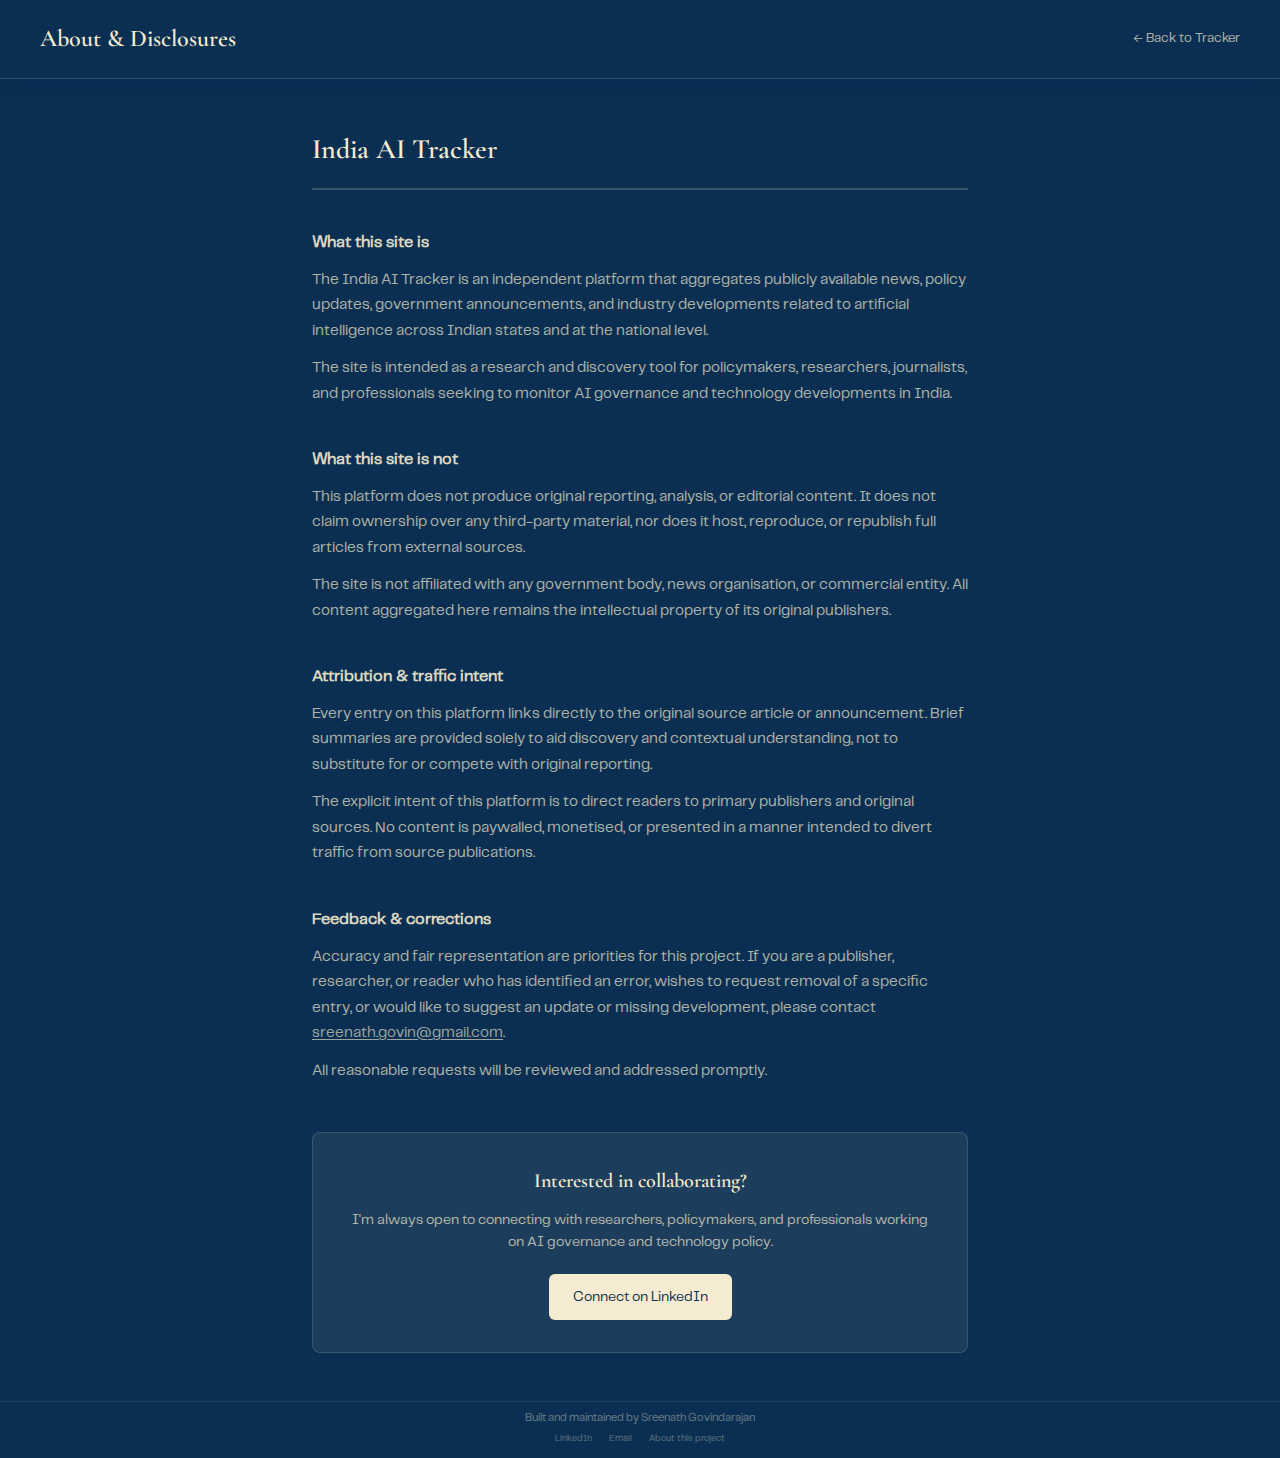
<file: about.html>
<!DOCTYPE html>
<html lang="en">
<head>
    <meta charset="UTF-8">
    <meta name="viewport" content="width=device-width, initial-scale=1.0">
    <title>About & Disclosures - India AI Tracker</title>
    <link href="https://fonts.googleapis.com/css2?family=Inter:wght@300;400;500;600;700&family=Playfair+Display:wght@400;600;700&display=swap" rel="stylesheet">
    <link rel="stylesheet" href="css/styles-v2.css?v=13">
    <style>
        /* Override the overflow:hidden from main stylesheet */
        html {
            height: auto !important;
            overflow: auto !important;
        }

        body.about-page {
            height: auto !important;
            overflow: auto !important;
            min-height: 100vh;
            display: flex;
            flex-direction: column;
            background: var(--brand-navy);
        }

        .about-header {
            background: var(--brand-navy);
            color: var(--brand-cream);
            padding: 1.25rem 2.5rem;
            display: flex;
            justify-content: space-between;
            align-items: center;
            border-bottom: 1px solid rgba(244, 235, 208, 0.15);
        }

        .about-header h1 {
            font-family: 'Cormorant Garamond', 'Playfair Display', Georgia, serif;
            font-size: 1.5rem;
            font-weight: 600;
            color: var(--brand-cream);
        }

        .about-header a {
            font-family: 'Telegraf', 'Inter', sans-serif;
            color: var(--brand-cream);
            opacity: 0.7;
            text-decoration: none;
            font-size: 0.8125rem;
            transition: opacity 0.15s ease;
        }

        .about-header a:hover {
            opacity: 1;
        }

        .about-content {
            flex: 1;
            max-width: 720px;
            margin: 0 auto;
            padding: 3rem 2rem;
        }

        .about-content h2 {
            font-family: 'Cormorant Garamond', 'Playfair Display', Georgia, serif;
            font-size: 1.75rem;
            font-weight: 600;
            color: var(--brand-cream);
            margin-bottom: 2.5rem;
            padding-bottom: 1rem;
            border-bottom: 2px solid rgba(244, 235, 208, 0.2);
        }

        .about-section {
            margin-bottom: 2.5rem;
        }

        .about-section:last-of-type {
            margin-bottom: 0;
        }

        .about-section h3 {
            font-family: 'Telegraf', 'Inter', sans-serif;
            font-size: 1rem;
            font-weight: 600;
            color: var(--brand-cream);
            opacity: 0.9;
            margin-bottom: 0.75rem;
        }

        .about-section p {
            font-family: 'Telegraf', 'Inter', sans-serif;
            font-size: 0.9375rem;
            color: var(--brand-cream);
            opacity: 0.7;
            line-height: 1.7;
            margin-bottom: 0.75rem;
        }

        .about-section p:last-child {
            margin-bottom: 0;
        }

        .about-section a {
            color: var(--brand-cream);
            opacity: 0.9;
            text-decoration: underline;
            text-underline-offset: 2px;
        }

        .about-section a:hover {
            opacity: 1;
        }

        /* CTA Section */
        .cta-section {
            margin-top: 3rem;
            padding: 2rem;
            background: rgba(244, 235, 208, 0.08);
            border-radius: 8px;
            border: 1px solid rgba(244, 235, 208, 0.15);
            text-align: center;
        }

        .cta-section h3 {
            font-family: 'Cormorant Garamond', 'Playfair Display', Georgia, serif;
            font-size: 1.25rem;
            font-weight: 600;
            color: var(--brand-cream);
            margin-bottom: 0.75rem;
        }

        .cta-section p {
            font-family: 'Telegraf', 'Inter', sans-serif;
            font-size: 0.875rem;
            color: var(--brand-cream);
            opacity: 0.7;
            margin-bottom: 1.25rem;
        }

        .cta-button {
            display: inline-block;
            font-family: 'Telegraf', 'Inter', sans-serif;
            font-size: 0.875rem;
            font-weight: 500;
            color: var(--brand-navy);
            background: var(--brand-cream);
            padding: 0.75rem 1.5rem;
            border-radius: 6px;
            text-decoration: none;
            transition: all 0.15s ease;
        }

        .cta-button:hover {
            background: #fff;
            transform: translateY(-1px);
        }

        .about-footer {
            margin-top: auto;
            background: var(--brand-navy);
            border-top: 1px solid rgba(244, 235, 208, 0.1);
        }

        .about-footer .footer-attribution,
        .about-footer .footer-links,
        .about-footer .footer-description {
            color: var(--brand-cream);
        }

        .about-footer .footer-links a {
            color: var(--brand-cream);
        }

        @media (max-width: 768px) {
            .about-header {
                flex-direction: column;
                gap: 0.75rem;
                text-align: center;
                padding: 1rem 1.5rem;
            }

            .about-content {
                padding: 2rem 1.5rem;
            }

            .about-content h2 {
                font-size: 1.5rem;
            }

            .cta-section {
                padding: 1.5rem;
                margin-top: 2rem;
            }
        }
    </style>
</head>
<body class="about-page">
    <header class="about-header">
        <h1>About & Disclosures</h1>
        <a href="index.html">&larr; Back to Tracker</a>
    </header>

    <main class="about-content">
        <h2>India AI Tracker</h2>

        <section class="about-section">
            <h3>What this site is</h3>
            <p>The India AI Tracker is an independent platform that aggregates publicly available news, policy updates, government announcements, and industry developments related to artificial intelligence across Indian states and at the national level.</p>
            <p>The site is intended as a research and discovery tool for policymakers, researchers, journalists, and professionals seeking to monitor AI governance and technology developments in India.</p>
        </section>

        <section class="about-section">
            <h3>What this site is not</h3>
            <p>This platform does not produce original reporting, analysis, or editorial content. It does not claim ownership over any third-party material, nor does it host, reproduce, or republish full articles from external sources.</p>
            <p>The site is not affiliated with any government body, news organisation, or commercial entity. All content aggregated here remains the intellectual property of its original publishers.</p>
        </section>

        <section class="about-section">
            <h3>Attribution & traffic intent</h3>
            <p>Every entry on this platform links directly to the original source article or announcement. Brief summaries are provided solely to aid discovery and contextual understanding, not to substitute for or compete with original reporting.</p>
            <p>The explicit intent of this platform is to direct readers to primary publishers and original sources. No content is paywalled, monetised, or presented in a manner intended to divert traffic from source publications.</p>
        </section>

        <section class="about-section">
            <h3>Feedback & corrections</h3>
            <p>Accuracy and fair representation are priorities for this project. If you are a publisher, researcher, or reader who has identified an error, wishes to request removal of a specific entry, or would like to suggest an update or missing development, please contact <a href="mailto:sreenath.govin@gmail.com">sreenath.govin@gmail.com</a>.</p>
            <p>All reasonable requests will be reviewed and addressed promptly.</p>
        </section>

        <section class="cta-section">
            <h3>Interested in collaborating?</h3>
            <p>I'm always open to connecting with researchers, policymakers, and professionals working on AI governance and technology policy.</p>
            <a href="https://www.linkedin.com/in/sreenathgovindarajan" target="_blank" rel="noopener" class="cta-button">Connect on LinkedIn</a>
        </section>
    </main>

    <footer class="site-footer about-footer">
        <p class="footer-attribution">Built and maintained by Sreenath Govindarajan</p>
        <p class="footer-links">
            <a href="https://www.linkedin.com/in/sreenathgovindarajan" target="_blank" rel="noopener">LinkedIn</a>
            <span class="separator">·</span>
            <a href="mailto:sreenath.govin@gmail.com">Email</a>
            <span class="separator">·</span>
            <a href="about.html">About this project</a>
        </p>
        <p class="footer-description">Developed independently by an international law researcher focused on AI governance, technology policy, and Indian regulatory developments.</p>
    </footer>
</body>
</html>
</file>
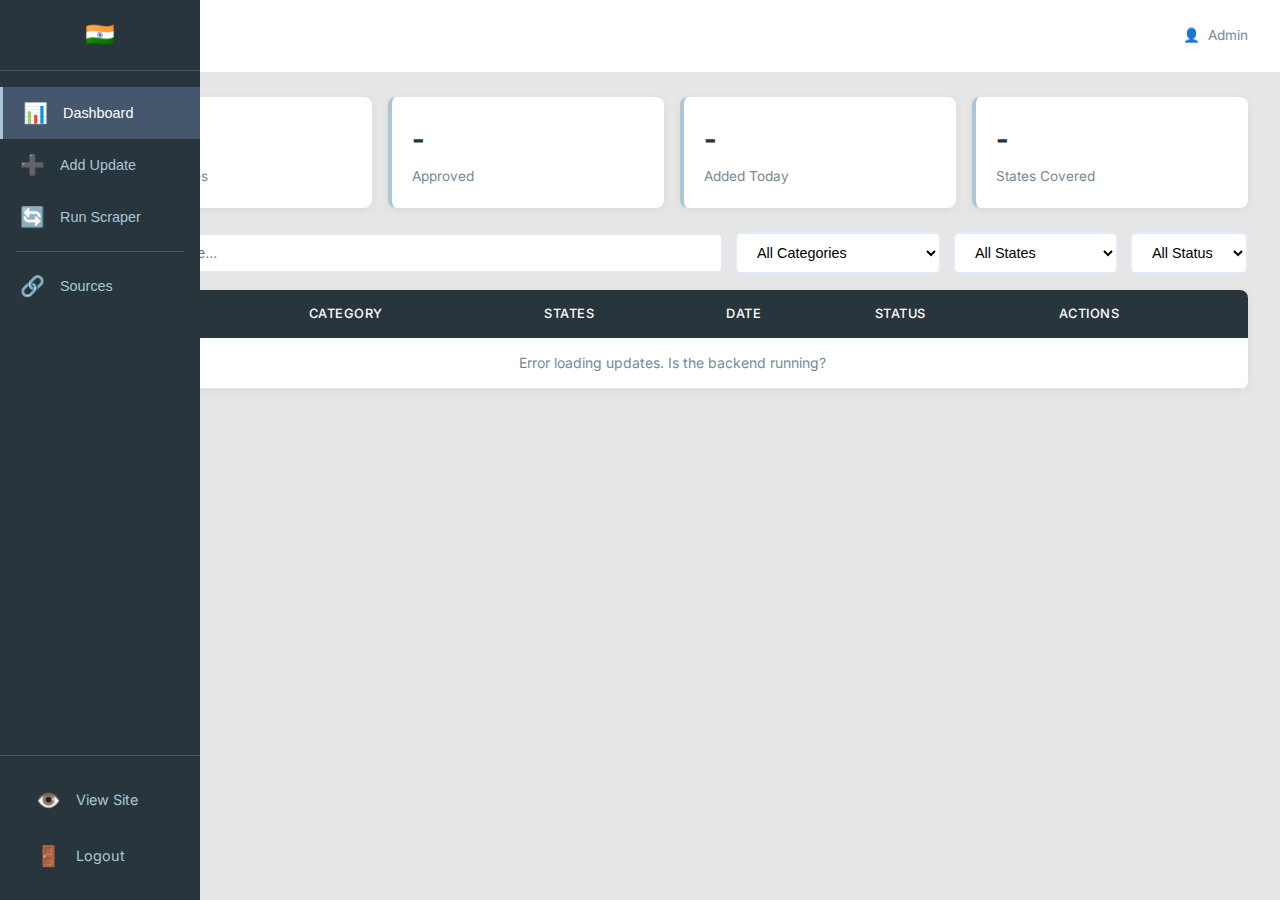
<file: admin.html>
<!DOCTYPE html>
<html lang="en">
<head>
    <meta charset="UTF-8">
    <meta name="viewport" content="width=device-width, initial-scale=1.0">
    <title>Admin Panel - India AI Policy Tracker</title>
    <link href="https://fonts.googleapis.com/css2?family=Inter:wght@300;400;500;600;700&display=swap" rel="stylesheet">
    <style>
        :root {
            --primary: #29353C;
            --secondary: #44576D;
            --tertiary: #768A96;
            --accent: #AAC7D8;
            --light: #DFEBF6;
            --lightest: #E6E6E6;
            --white: #FFFFFF;
            --success: #27ae60;
            --danger: #e74c3c;
            --warning: #f39c12;
            --rail-width: 64px;
            --rail-expanded: 200px;
        }

        * { margin: 0; padding: 0; box-sizing: border-box; }

        body {
            font-family: 'Inter', sans-serif;
            background: var(--lightest);
            color: var(--primary);
            line-height: 1.6;
        }

        /* ==================== LEFT ACTION RAIL ==================== */
        .action-rail {
            position: fixed;
            left: 0;
            top: 0;
            width: var(--rail-width);
            height: 100vh;
            background: var(--primary);
            display: flex;
            flex-direction: column;
            z-index: 100;
            transition: width 0.2s ease;
        }

        .rail-logo {
            padding: 1rem;
            text-align: center;
            border-bottom: 1px solid var(--secondary);
        }

        .rail-logo span {
            font-size: 1.5rem;
        }

        .rail-nav {
            flex: 1;
            padding: 1rem 0;
        }

        .rail-item {
            display: flex;
            align-items: center;
            padding: 0.875rem 1rem;
            color: var(--accent);
            text-decoration: none;
            cursor: pointer;
            transition: all 0.2s;
            border: none;
            background: none;
            width: 100%;
            text-align: left;
            font-size: 0.9rem;
            position: relative;
        }

        .rail-item:hover {
            background: var(--secondary);
            color: var(--white);
        }

        .rail-item.active {
            background: var(--secondary);
            color: var(--white);
            border-left: 3px solid var(--accent);
        }

        .rail-item .icon {
            font-size: 1.25rem;
            min-width: 32px;
            text-align: center;
        }

        .rail-item .label {
            margin-left: 0.75rem;
            white-space: nowrap;
            opacity: 0;
            transition: opacity 0.2s;
        }

        .action-rail:hover {
            width: var(--rail-expanded);
        }

        .action-rail:hover .rail-item .label {
            opacity: 1;
        }

        .rail-divider {
            height: 1px;
            background: var(--secondary);
            margin: 0.5rem 1rem;
        }

        .rail-footer {
            padding: 1rem;
            border-top: 1px solid var(--secondary);
        }

        .rail-footer .rail-item {
            padding: 0.75rem 1rem;
        }

        /* ==================== MAIN CONTENT ==================== */
        .main-content {
            margin-left: var(--rail-width);
            min-height: 100vh;
            transition: margin-left 0.2s ease;
        }

        header {
            background: var(--white);
            padding: 1.25rem 2rem;
            display: flex;
            justify-content: space-between;
            align-items: center;
            border-bottom: 1px solid var(--lightest);
            position: sticky;
            top: 0;
            z-index: 50;
        }

        header h1 {
            font-size: 1.25rem;
            font-weight: 600;
            color: var(--primary);
        }

        .header-actions {
            display: flex;
            gap: 0.75rem;
            align-items: center;
        }

        .user-info {
            display: flex;
            align-items: center;
            gap: 0.5rem;
            color: var(--tertiary);
            font-size: 0.85rem;
        }

        .container {
            padding: 1.5rem 2rem;
        }

        /* ==================== BUTTONS ==================== */
        .btn {
            padding: 0.6rem 1.2rem;
            border: none;
            border-radius: 6px;
            cursor: pointer;
            font-size: 0.875rem;
            font-weight: 500;
            transition: all 0.2s;
            display: inline-flex;
            align-items: center;
            gap: 0.5rem;
        }

        .btn-primary { background: var(--accent); color: var(--primary); }
        .btn-primary:hover { background: var(--light); }
        .btn-success { background: var(--success); color: white; }
        .btn-success:hover { opacity: 0.9; }
        .btn-danger { background: var(--danger); color: white; }
        .btn-danger:hover { opacity: 0.9; }
        .btn-secondary { background: var(--secondary); color: white; }
        .btn-secondary:hover { background: var(--tertiary); }
        .btn-outline {
            background: transparent;
            border: 2px solid var(--light);
            color: var(--secondary);
        }
        .btn-outline:hover {
            background: var(--light);
        }

        .btn-sm {
            padding: 0.4rem 0.8rem;
            font-size: 0.8rem;
        }

        .btn:disabled {
            opacity: 0.5;
            cursor: not-allowed;
        }

        /* ==================== STATS BAR ==================== */
        .stats-bar {
            display: grid;
            grid-template-columns: repeat(auto-fit, minmax(180px, 1fr));
            gap: 1rem;
            margin-bottom: 1.5rem;
        }

        .stat-card {
            background: var(--white);
            padding: 1.25rem;
            border-radius: 8px;
            box-shadow: 0 2px 8px rgba(0,0,0,0.06);
            border-left: 4px solid var(--accent);
        }

        .stat-card h3 { font-size: 1.75rem; color: var(--primary); }
        .stat-card p { color: var(--tertiary); font-size: 0.85rem; margin-top: 0.25rem; }

        /* ==================== TOOLBAR ==================== */
        .toolbar {
            display: flex;
            gap: 0.75rem;
            margin-bottom: 1rem;
            flex-wrap: wrap;
            align-items: center;
        }

        .search-box {
            flex: 1;
            min-width: 200px;
            padding: 0.625rem 1rem;
            border: 2px solid var(--light);
            border-radius: 6px;
            font-size: 0.9rem;
        }

        .search-box:focus {
            outline: none;
            border-color: var(--accent);
        }

        select {
            padding: 0.625rem 1rem;
            border: 2px solid var(--light);
            border-radius: 6px;
            background: white;
            font-size: 0.9rem;
            cursor: pointer;
        }

        select:focus {
            outline: none;
            border-color: var(--accent);
        }

        /* ==================== BULK ACTIONS BAR ==================== */
        .bulk-actions {
            background: var(--primary);
            color: white;
            padding: 0.75rem 1rem;
            border-radius: 8px;
            margin-bottom: 1rem;
            display: none;
            align-items: center;
            gap: 1rem;
        }

        .bulk-actions.show {
            display: flex;
        }

        .bulk-actions .selected-count {
            font-weight: 500;
        }

        .bulk-actions .btn {
            padding: 0.5rem 1rem;
        }

        /* ==================== UPDATES TABLE ==================== */
        .updates-table {
            width: 100%;
            background: var(--white);
            border-radius: 8px;
            overflow: hidden;
            box-shadow: 0 2px 8px rgba(0,0,0,0.06);
        }

        .updates-table table {
            width: 100%;
            border-collapse: collapse;
        }

        .updates-table th {
            background: var(--primary);
            color: var(--white);
            padding: 0.875rem 1rem;
            text-align: left;
            font-weight: 500;
            font-size: 0.8rem;
            text-transform: uppercase;
            letter-spacing: 0.5px;
        }

        .updates-table td {
            padding: 0.875rem 1rem;
            border-bottom: 1px solid var(--lightest);
            font-size: 0.875rem;
        }

        .updates-table tr:hover {
            background: var(--light);
        }

        .updates-table tr.selected {
            background: #e8f4fc;
        }

        .title-cell {
            max-width: 280px;
        }

        .title-cell a {
            color: var(--primary);
            text-decoration: none;
            font-weight: 500;
            display: block;
            overflow: hidden;
            text-overflow: ellipsis;
            white-space: nowrap;
        }

        .title-cell a:hover {
            color: var(--secondary);
            text-decoration: underline;
        }

        /* ==================== BADGES ==================== */
        .badge {
            display: inline-block;
            padding: 0.2rem 0.5rem;
            border-radius: 4px;
            font-size: 0.7rem;
            font-weight: 500;
            text-transform: uppercase;
            letter-spacing: 0.3px;
        }

        .badge-category { background: var(--light); color: var(--primary); }
        .badge-state { background: var(--accent); color: var(--primary); margin-right: 0.25rem; }
        .badge-approved { background: var(--success); color: white; }
        .badge-pending { background: var(--warning); color: white; }
        .badge-high { background: #e74c3c; color: white; }
        .badge-medium { background: #f39c12; color: white; }
        .badge-low { background: #95a5a6; color: white; }
        .badge-active { background: var(--success); color: white; }
        .badge-paused { background: var(--tertiary); color: white; }

        .actions-cell {
            display: flex;
            gap: 0.5rem;
        }

        /* ==================== MODAL ==================== */
        .modal {
            display: none;
            position: fixed;
            top: 0;
            left: 0;
            width: 100%;
            height: 100%;
            background: rgba(0,0,0,0.5);
            z-index: 1000;
            align-items: center;
            justify-content: center;
        }

        .modal.active { display: flex; }

        .modal-content {
            background: white;
            border-radius: 12px;
            width: 90%;
            max-width: 700px;
            max-height: 90vh;
            overflow-y: auto;
        }

        .modal-header {
            background: var(--primary);
            color: white;
            padding: 1.25rem 1.5rem;
            display: flex;
            justify-content: space-between;
            align-items: center;
        }

        .modal-header h2 { font-size: 1.1rem; }

        .modal-body { padding: 1.5rem; }

        .form-group {
            margin-bottom: 1.25rem;
        }

        .form-group label {
            display: block;
            margin-bottom: 0.5rem;
            font-weight: 500;
            color: var(--secondary);
            font-size: 0.9rem;
        }

        .form-group input,
        .form-group textarea,
        .form-group select {
            width: 100%;
            padding: 0.625rem 0.875rem;
            border: 2px solid var(--light);
            border-radius: 6px;
            font-size: 0.9rem;
        }

        .form-group textarea { min-height: 80px; resize: vertical; }

        .form-group input:focus,
        .form-group textarea:focus,
        .form-group select:focus {
            outline: none;
            border-color: var(--accent);
        }

        .form-row {
            display: grid;
            grid-template-columns: 1fr 1fr;
            gap: 1rem;
        }

        /* State Tags Selector */
        .state-selector-wrapper {
            position: relative;
        }

        .selected-tags {
            display: flex;
            flex-wrap: wrap;
            gap: 0.4rem;
            padding: 0.5rem;
            min-height: 42px;
            border: 2px solid var(--light);
            border-radius: 6px;
            background: white;
            margin-bottom: 0.5rem;
        }

        .state-tag {
            display: inline-flex;
            align-items: center;
            gap: 0.3rem;
            background: var(--accent);
            color: var(--primary);
            padding: 0.3rem 0.5rem;
            border-radius: 4px;
            font-size: 0.8rem;
            font-weight: 500;
        }

        .state-tag .remove-tag {
            background: none;
            border: none;
            color: var(--secondary);
            cursor: pointer;
            font-size: 1rem;
            line-height: 1;
            padding: 0;
            margin-left: 0.2rem;
        }

        .state-tag .remove-tag:hover {
            color: var(--danger);
        }

        .state-dropdown {
            width: 100%;
            padding: 0.625rem;
            border: 2px solid var(--light);
            border-radius: 6px;
            font-size: 0.9rem;
            background: white;
        }

        .no-tags-placeholder {
            color: var(--tertiary);
            font-size: 0.85rem;
            padding: 0.2rem;
        }

        .modal-footer {
            padding: 1rem 1.5rem;
            border-top: 1px solid var(--lightest);
            display: flex;
            justify-content: flex-end;
            gap: 0.75rem;
        }

        .close-btn {
            background: none;
            border: none;
            color: white;
            font-size: 1.5rem;
            cursor: pointer;
            line-height: 1;
        }

        /* ==================== TABS ==================== */
        .tabs {
            display: flex;
            gap: 0;
            margin-bottom: 1.5rem;
            background: var(--white);
            border-radius: 8px;
            overflow: hidden;
            box-shadow: 0 2px 8px rgba(0,0,0,0.06);
        }

        .tab {
            padding: 0.875rem 1.5rem;
            border: none;
            background: none;
            cursor: pointer;
            font-size: 0.9rem;
            font-weight: 500;
            color: var(--tertiary);
            transition: all 0.2s;
            border-bottom: 3px solid transparent;
        }

        .tab:hover {
            color: var(--primary);
            background: var(--light);
        }

        .tab.active {
            color: var(--primary);
            border-bottom-color: var(--accent);
            background: var(--light);
        }

        /* ==================== PAGE SECTIONS ==================== */
        .page-section {
            display: none;
        }

        .page-section.active {
            display: block;
        }

        /* ==================== TOAST ==================== */
        .toast {
            position: fixed;
            bottom: 2rem;
            right: 2rem;
            background: var(--primary);
            color: white;
            padding: 1rem 1.5rem;
            border-radius: 8px;
            box-shadow: 0 4px 20px rgba(0,0,0,0.2);
            transform: translateY(100px);
            opacity: 0;
            transition: all 0.3s;
            z-index: 2000;
        }

        .toast.show {
            transform: translateY(0);
            opacity: 1;
        }

        .toast.success { background: var(--success); }
        .toast.error { background: var(--danger); }

        /* ==================== LOADING ==================== */
        .loading {
            text-align: center;
            padding: 2rem;
            color: var(--tertiary);
        }

        .spinner {
            display: inline-block;
            width: 20px;
            height: 20px;
            border: 2px solid var(--light);
            border-top-color: var(--accent);
            border-radius: 50%;
            animation: spin 0.8s linear infinite;
        }

        @keyframes spin {
            to { transform: rotate(360deg); }
        }

        /* ==================== EMPTY STATE ==================== */
        .empty-state {
            text-align: center;
            padding: 3rem;
            color: var(--tertiary);
        }

        .empty-state .icon {
            font-size: 3rem;
            margin-bottom: 1rem;
        }

        /* ==================== RESPONSIVE ==================== */
        @media (max-width: 768px) {
            .action-rail {
                width: 100%;
                height: auto;
                position: relative;
                flex-direction: row;
            }

            .action-rail:hover {
                width: 100%;
            }

            .rail-nav {
                display: flex;
                padding: 0;
            }

            .rail-item .label {
                display: none;
            }

            .main-content {
                margin-left: 0;
            }

            .form-row {
                grid-template-columns: 1fr;
            }
        }
    </style>
</head>
<body>
    <!-- Left Action Rail -->
    <nav class="action-rail">
        <div class="rail-logo">
            <span>🇮🇳</span>
        </div>
        <div class="rail-nav">
            <button class="rail-item active" onclick="showSection('dashboard')" data-section="dashboard">
                <span class="icon">📊</span>
                <span class="label">Dashboard</span>
            </button>
            <button class="rail-item" onclick="openAddModal()">
                <span class="icon">➕</span>
                <span class="label">Add Update</span>
            </button>
            <button class="rail-item" onclick="runScraper()">
                <span class="icon">🔄</span>
                <span class="label">Run Scraper</span>
            </button>
            <div class="rail-divider"></div>
            <button class="rail-item" onclick="showSection('sources')" data-section="sources">
                <span class="icon">🔗</span>
                <span class="label">Sources</span>
            </button>
        </div>
        <div class="rail-footer">
            <a href="index.html" class="rail-item">
                <span class="icon">👁️</span>
                <span class="label">View Site</span>
            </a>
            <a href="/admin/logout" class="rail-item">
                <span class="icon">🚪</span>
                <span class="label">Logout</span>
            </a>
        </div>
    </nav>

    <!-- Main Content -->
    <div class="main-content">
        <header>
            <h1 id="pageTitle">Dashboard</h1>
            <div class="header-actions">
                <div class="user-info">
                    <span>👤</span>
                    <span>Admin</span>
                </div>
            </div>
        </header>

        <!-- ==================== DASHBOARD SECTION ==================== -->
        <div class="page-section active" id="section-dashboard">
            <div class="container">
                <div class="stats-bar" id="statsBar">
                    <div class="stat-card">
                        <h3 id="totalCount">-</h3>
                        <p>Total Updates</p>
                    </div>
                    <div class="stat-card">
                        <h3 id="approvedCount">-</h3>
                        <p>Approved</p>
                    </div>
                    <div class="stat-card">
                        <h3 id="todayCount">-</h3>
                        <p>Added Today</p>
                    </div>
                    <div class="stat-card">
                        <h3 id="statesCount">-</h3>
                        <p>States Covered</p>
                    </div>
                </div>

                <div class="toolbar">
                    <input type="text" class="search-box" id="searchBox" placeholder="Search by title..." onkeyup="filterUpdates()">
                    <select id="categoryFilter" onchange="filterUpdates()">
                        <option value="">All Categories</option>
                        <option value="Policies and Initiatives">Policies and Initiatives</option>
                        <option value="Events">Events</option>
                        <option value="Major AI Developments">Major AI Developments</option>
                        <option value="AI Start-Up News">AI Start-Up News</option>
                    </select>
                    <select id="stateFilter" onchange="filterUpdates()">
                        <option value="">All States</option>
                        <option value="IN">All India</option>
                        <option value="TN">Tamil Nadu</option>
                        <option value="KA">Karnataka</option>
                        <option value="MH">Maharashtra</option>
                        <option value="DL">Delhi</option>
                        <option value="TG">Telangana</option>
                        <option value="AP">Andhra Pradesh</option>
                        <option value="WB">West Bengal</option>
                        <option value="GJ">Gujarat</option>
                        <option value="RJ">Rajasthan</option>
                        <option value="UP">Uttar Pradesh</option>
                        <option value="KL">Kerala</option>
                        <option value="PB">Punjab</option>
                        <option value="HR">Haryana</option>
                        <option value="MP">Madhya Pradesh</option>
                        <option value="GA">Goa</option>
                    </select>
                    <select id="approvalFilter" onchange="filterUpdates()">
                        <option value="">All Status</option>
                        <option value="true">Approved</option>
                        <option value="false">Pending</option>
                    </select>
                </div>

                <!-- Bulk Actions Bar -->
                <div class="bulk-actions" id="bulkActions">
                    <span class="selected-count"><span id="selectedCount">0</span> selected</span>
                    <button class="btn btn-success btn-sm" onclick="bulkAction('approve')">✓ Approve</button>
                    <button class="btn btn-danger btn-sm" onclick="bulkAction('delete')">🗑 Delete</button>
                    <select id="bulkCategory" class="btn-sm" style="padding: 0.4rem;">
                        <option value="">Move to Category...</option>
                        <option value="Policies and Initiatives">Policies and Initiatives</option>
                        <option value="Events">Events</option>
                        <option value="Major AI Developments">Major AI Developments</option>
                        <option value="AI Start-Up News">AI Start-Up News</option>
                    </select>
                    <button class="btn btn-outline btn-sm" onclick="applyBulkCategory()">Apply</button>
                    <select id="bulkState" class="btn-sm" style="padding: 0.4rem;">
                        <option value="">Reassign State...</option>
                        <option value="IN">All India</option>
                        <option value="TN">Tamil Nadu</option>
                        <option value="KA">Karnataka</option>
                        <option value="MH">Maharashtra</option>
                        <option value="DL">Delhi</option>
                        <option value="TG">Telangana</option>
                    </select>
                    <button class="btn btn-outline btn-sm" onclick="applyBulkState()">Apply</button>
                    <button class="btn btn-secondary btn-sm" onclick="clearSelection()" style="margin-left: auto;">Clear</button>
                </div>

                <div class="updates-table">
                    <table>
                        <thead>
                            <tr>
                                <th style="width: 40px;"><input type="checkbox" id="selectAll" onchange="toggleSelectAll()"></th>
                                <th>Title</th>
                                <th>Category</th>
                                <th>States</th>
                                <th>Date</th>
                                <th>Status</th>
                                <th>Actions</th>
                            </tr>
                        </thead>
                        <tbody id="updatesBody">
                            <tr><td colspan="7" class="loading"><span class="spinner"></span> Loading updates...</td></tr>
                        </tbody>
                    </table>
                </div>
            </div>
        </div>

        <!-- ==================== SOURCES SECTION ==================== -->
        <div class="page-section" id="section-sources">
            <div class="container">
                <div class="stats-bar">
                    <div class="stat-card">
                        <h3 id="sourcesTotal">-</h3>
                        <p>Total Sources</p>
                    </div>
                    <div class="stat-card">
                        <h3 id="sourcesActive">-</h3>
                        <p>Active</p>
                    </div>
                    <div class="stat-card">
                        <h3 id="sourcesPaused">-</h3>
                        <p>Paused</p>
                    </div>
                </div>

                <div class="toolbar">
                    <input type="text" class="search-box" id="sourceSearchBox" placeholder="Search sources..." onkeyup="filterSources()">
                    <select id="sourceStatusFilter" onchange="filterSources()">
                        <option value="">All Status</option>
                        <option value="active">Active</option>
                        <option value="paused">Paused</option>
                    </select>
                    <select id="sourceScopeFilter" onchange="filterSources()">
                        <option value="">All Scopes</option>
                        <option value="national">National</option>
                        <option value="state">State-specific</option>
                    </select>
                    <button class="btn btn-primary" onclick="openSourceModal()">+ Add Source</button>
                    <button class="btn btn-secondary" onclick="importSources()">📥 Import from JSON</button>
                </div>

                <div class="updates-table">
                    <table>
                        <thead>
                            <tr>
                                <th>Name</th>
                                <th>URL</th>
                                <th>Type</th>
                                <th>Scope</th>
                                <th>Priority</th>
                                <th>Status</th>
                                <th>Last Scraped</th>
                                <th>Actions</th>
                            </tr>
                        </thead>
                        <tbody id="sourcesBody">
                            <tr><td colspan="8" class="loading"><span class="spinner"></span> Loading sources...</td></tr>
                        </tbody>
                    </table>
                </div>
            </div>
        </div>
    </div>

    <!-- Edit Update Modal -->
    <div class="modal" id="editModal">
        <div class="modal-content">
            <div class="modal-header">
                <h2 id="modalTitle">Edit Update</h2>
                <button class="close-btn" onclick="closeModal()">&times;</button>
            </div>
            <div class="modal-body">
                <input type="hidden" id="editId">
                <div class="form-group">
                    <label>Title *</label>
                    <input type="text" id="editTitle" required>
                </div>
                <div class="form-group">
                    <label>URL *</label>
                    <input type="url" id="editUrl" required>
                </div>
                <div class="form-group">
                    <label>Summary</label>
                    <textarea id="editSummary"></textarea>
                </div>
                <div class="form-row">
                    <div class="form-group">
                        <label>Category *</label>
                        <select id="editCategory">
                            <option value="Policies and Initiatives">Policies and Initiatives</option>
                            <option value="Events">Events</option>
                            <option value="Major AI Developments">Major AI Developments</option>
                            <option value="AI Start-Up News">AI Start-Up News</option>
                        </select>
                    </div>
                    <div class="form-group">
                        <label>Date Published</label>
                        <input type="date" id="editDate">
                    </div>
                </div>
                <div class="form-group">
                    <label>States</label>
                    <div class="state-selector-wrapper">
                        <div class="selected-tags" id="selectedStateTags">
                            <span class="no-tags-placeholder">No states selected</span>
                        </div>
                        <select class="state-dropdown" id="stateDropdown" onchange="addStateTag(this.value)">
                            <option value="">+ Add a state...</option>
                            <option value="IN">All India (National)</option>
                            <option value="AP">Andhra Pradesh</option>
                            <option value="AR">Arunachal Pradesh</option>
                            <option value="AS">Assam</option>
                            <option value="BR">Bihar</option>
                            <option value="CT">Chhattisgarh</option>
                            <option value="GA">Goa</option>
                            <option value="GJ">Gujarat</option>
                            <option value="HR">Haryana</option>
                            <option value="HP">Himachal Pradesh</option>
                            <option value="JH">Jharkhand</option>
                            <option value="KA">Karnataka</option>
                            <option value="KL">Kerala</option>
                            <option value="MP">Madhya Pradesh</option>
                            <option value="MH">Maharashtra</option>
                            <option value="MN">Manipur</option>
                            <option value="ML">Meghalaya</option>
                            <option value="MZ">Mizoram</option>
                            <option value="NL">Nagaland</option>
                            <option value="OR">Odisha</option>
                            <option value="PB">Punjab</option>
                            <option value="RJ">Rajasthan</option>
                            <option value="SK">Sikkim</option>
                            <option value="TN">Tamil Nadu</option>
                            <option value="TG">Telangana</option>
                            <option value="TR">Tripura</option>
                            <option value="UP">Uttar Pradesh</option>
                            <option value="UT">Uttarakhand</option>
                            <option value="WB">West Bengal</option>
                            <option value="DL">Delhi (NCT)</option>
                            <option value="JK">Jammu & Kashmir</option>
                            <option value="LA">Ladakh</option>
                            <option value="PY">Puducherry</option>
                            <option value="CH">Chandigarh</option>
                        </select>
                    </div>
                </div>
                <div class="form-group">
                    <label>Source Name</label>
                    <input type="text" id="editSource">
                </div>
                <div class="form-group">
                    <label>
                        <input type="checkbox" id="editApproved"> Approved (visible on site)
                    </label>
                </div>
            </div>
            <div class="modal-footer">
                <button class="btn btn-secondary" onclick="closeModal()">Cancel</button>
                <button class="btn btn-success" onclick="saveUpdate()">Save Changes</button>
            </div>
        </div>
    </div>

    <!-- Source Modal -->
    <div class="modal" id="sourceModal">
        <div class="modal-content">
            <div class="modal-header">
                <h2 id="sourceModalTitle">Add Source</h2>
                <button class="close-btn" onclick="closeSourceModal()">&times;</button>
            </div>
            <div class="modal-body">
                <input type="hidden" id="sourceId">
                <div class="form-group">
                    <label>Source Name *</label>
                    <input type="text" id="sourceName" required placeholder="e.g., Analytics India Magazine">
                </div>
                <div class="form-group">
                    <label>URL *</label>
                    <input type="url" id="sourceUrl" required placeholder="https://example.com/feed">
                </div>
                <div class="form-row">
                    <div class="form-group">
                        <label>Type</label>
                        <select id="sourceType">
                            <option value="rss">RSS Feed</option>
                            <option value="web">Web Scraper</option>
                        </select>
                    </div>
                    <div class="form-group">
                        <label>Scope</label>
                        <select id="sourceScope" onchange="toggleSourceStates()">
                            <option value="national">National (All India)</option>
                            <option value="state">State-specific</option>
                        </select>
                    </div>
                </div>
                <div class="form-group" id="sourceStatesGroup" style="display: none;">
                    <label>States</label>
                    <div class="state-selector-wrapper">
                        <div class="selected-tags" id="selectedSourceStateTags">
                            <span class="no-tags-placeholder">No states selected</span>
                        </div>
                        <select class="state-dropdown" id="sourceStateDropdown" onchange="addSourceStateTag(this.value)">
                            <option value="">+ Add a state...</option>
                            <option value="TN">Tamil Nadu</option>
                            <option value="KA">Karnataka</option>
                            <option value="MH">Maharashtra</option>
                            <option value="DL">Delhi</option>
                            <option value="TG">Telangana</option>
                            <option value="AP">Andhra Pradesh</option>
                            <option value="KL">Kerala</option>
                            <option value="GJ">Gujarat</option>
                            <option value="RJ">Rajasthan</option>
                            <option value="UP">Uttar Pradesh</option>
                            <option value="WB">West Bengal</option>
                            <option value="PB">Punjab</option>
                            <option value="HR">Haryana</option>
                            <option value="GA">Goa</option>
                        </select>
                    </div>
                </div>
                <div class="form-row">
                    <div class="form-group">
                        <label>Category Hint</label>
                        <select id="sourceCategoryHint">
                            <option value="">None (Auto-detect)</option>
                            <option value="Policies and Initiatives">Policies and Initiatives</option>
                            <option value="Events">Events</option>
                            <option value="Major AI Developments">Major AI Developments</option>
                            <option value="AI Start-Up News">AI Start-Up News</option>
                        </select>
                    </div>
                    <div class="form-group">
                        <label>Priority</label>
                        <select id="sourcePriority">
                            <option value="high">High</option>
                            <option value="medium" selected>Medium</option>
                            <option value="low">Low</option>
                        </select>
                    </div>
                </div>
                <div class="form-group">
                    <label>Internal Remarks</label>
                    <textarea id="sourceRemarks" placeholder="Notes about this source..."></textarea>
                </div>
                <div class="form-group">
                    <label>
                        <input type="checkbox" id="sourceActive" checked> Active (include in scraper runs)
                    </label>
                </div>
            </div>
            <div class="modal-footer">
                <button class="btn btn-outline" onclick="testSource()" id="testSourceBtn">🧪 Test</button>
                <button class="btn btn-secondary" onclick="closeSourceModal()">Cancel</button>
                <button class="btn btn-success" onclick="saveSource()">Save Source</button>
            </div>
        </div>
    </div>

    <!-- Toast notification -->
    <div class="toast" id="toast"></div>

    <script>
        const API_BASE = 'http://localhost:5001/api';
        let allUpdates = [];
        let allSources = [];
        let selectedStates = [];
        let selectedSourceStates = [];

        const STATE_NAMES = {
            'IN': 'All India', 'AP': 'Andhra Pradesh', 'AR': 'Arunachal Pradesh',
            'AS': 'Assam', 'BR': 'Bihar', 'CT': 'Chhattisgarh', 'GA': 'Goa',
            'GJ': 'Gujarat', 'HR': 'Haryana', 'HP': 'Himachal Pradesh',
            'JH': 'Jharkhand', 'KA': 'Karnataka', 'KL': 'Kerala', 'MP': 'Madhya Pradesh',
            'MH': 'Maharashtra', 'MN': 'Manipur', 'ML': 'Meghalaya', 'MZ': 'Mizoram',
            'NL': 'Nagaland', 'OR': 'Odisha', 'PB': 'Punjab', 'RJ': 'Rajasthan',
            'SK': 'Sikkim', 'TN': 'Tamil Nadu', 'TG': 'Telangana', 'TR': 'Tripura',
            'UP': 'Uttar Pradesh', 'UT': 'Uttarakhand', 'WB': 'West Bengal',
            'DL': 'Delhi', 'JK': 'Jammu & Kashmir', 'LA': 'Ladakh',
            'PY': 'Puducherry', 'CH': 'Chandigarh'
        };

        // ==================== AUTHENTICATION CHECK ====================
        async function checkAuth() {
            try {
                const response = await fetch(`${API_BASE}/admin/auth/status`, { credentials: 'include' });
                const data = await response.json();
                if (!data.authenticated) {
                    window.location.href = '/admin/login';
                }
            } catch (error) {
                console.error('Auth check failed:', error);
            }
        }

        // ==================== SECTION NAVIGATION ====================
        function showSection(sectionName) {
            // Update rail items
            document.querySelectorAll('.rail-item[data-section]').forEach(item => {
                item.classList.remove('active');
                if (item.dataset.section === sectionName) {
                    item.classList.add('active');
                }
            });

            // Update page sections
            document.querySelectorAll('.page-section').forEach(section => {
                section.classList.remove('active');
            });
            document.getElementById(`section-${sectionName}`).classList.add('active');

            // Update page title
            const titles = { dashboard: 'Dashboard', sources: 'Scraper Sources' };
            document.getElementById('pageTitle').textContent = titles[sectionName] || 'Dashboard';

            // Load data for the section
            if (sectionName === 'sources') {
                loadSources();
            }
        }

        // ==================== STATE TAG MANAGEMENT ====================
        function addStateTag(stateCode) {
            if (!stateCode || selectedStates.includes(stateCode)) {
                document.getElementById('stateDropdown').value = '';
                return;
            }
            selectedStates.push(stateCode);
            renderStateTags();
            document.getElementById('stateDropdown').value = '';
        }

        function removeStateTag(stateCode) {
            selectedStates = selectedStates.filter(s => s !== stateCode);
            renderStateTags();
        }

        function renderStateTags() {
            const container = document.getElementById('selectedStateTags');
            if (selectedStates.length === 0) {
                container.innerHTML = '<span class="no-tags-placeholder">No states selected</span>';
                return;
            }
            container.innerHTML = selectedStates.map(code => `
                <span class="state-tag">
                    ${STATE_NAMES[code] || code}
                    <button type="button" class="remove-tag" onclick="removeStateTag('${code}')">&times;</button>
                </span>
            `).join('');
        }

        function setSelectedStates(states) {
            selectedStates = states || [];
            renderStateTags();
        }

        // Source state tags
        function addSourceStateTag(stateCode) {
            if (!stateCode || selectedSourceStates.includes(stateCode)) {
                document.getElementById('sourceStateDropdown').value = '';
                return;
            }
            selectedSourceStates.push(stateCode);
            renderSourceStateTags();
            document.getElementById('sourceStateDropdown').value = '';
        }

        function removeSourceStateTag(stateCode) {
            selectedSourceStates = selectedSourceStates.filter(s => s !== stateCode);
            renderSourceStateTags();
        }

        function renderSourceStateTags() {
            const container = document.getElementById('selectedSourceStateTags');
            if (selectedSourceStates.length === 0) {
                container.innerHTML = '<span class="no-tags-placeholder">No states selected</span>';
                return;
            }
            container.innerHTML = selectedSourceStates.map(code => `
                <span class="state-tag">
                    ${STATE_NAMES[code] || code}
                    <button type="button" class="remove-tag" onclick="removeSourceStateTag('${code}')">&times;</button>
                </span>
            `).join('');
        }

        function toggleSourceStates() {
            const scope = document.getElementById('sourceScope').value;
            document.getElementById('sourceStatesGroup').style.display = scope === 'state' ? 'block' : 'none';
        }

        // ==================== UPDATES MANAGEMENT ====================
        async function loadUpdates() {
            try {
                const response = await fetch(`${API_BASE}/admin/updates`, { credentials: 'include' });
                if (response.status === 401) {
                    window.location.href = '/admin/login';
                    return;
                }
                if (!response.ok) throw new Error('Failed to load');
                const data = await response.json();
                allUpdates = data.updates || [];
                renderUpdates(allUpdates);
                updateStats(data);
            } catch (error) {
                document.getElementById('updatesBody').innerHTML =
                    '<tr><td colspan="7" class="loading">Error loading updates. Is the backend running?</td></tr>';
            }
        }

        function renderUpdates(updates) {
            const tbody = document.getElementById('updatesBody');

            if (!updates.length) {
                tbody.innerHTML = '<tr><td colspan="7" class="loading">No updates found</td></tr>';
                return;
            }

            tbody.innerHTML = updates.map(u => `
                <tr data-id="${u.id}" class="${document.querySelector(`.row-select[value="${u.id}"]`)?.checked ? 'selected' : ''}">
                    <td><input type="checkbox" class="row-select" value="${u.id}" onchange="updateBulkUI()"></td>
                    <td class="title-cell">
                        <a href="${u.url}" target="_blank" title="${u.title}">${u.title}</a>
                    </td>
                    <td><span class="badge badge-category">${u.category || 'Uncategorized'}</span></td>
                    <td>${(u.state_codes || []).map(s => `<span class="badge badge-state">${s}</span>`).join('')}</td>
                    <td>${u.date_published ? new Date(u.date_published).toLocaleDateString() : '-'}</td>
                    <td><span class="badge ${u.is_approved ? 'badge-approved' : 'badge-pending'}">${u.is_approved ? 'Approved' : 'Pending'}</span></td>
                    <td class="actions-cell">
                        <button class="btn btn-primary btn-sm" onclick="editUpdate(${u.id})">Edit</button>
                        <button class="btn btn-danger btn-sm" onclick="deleteUpdate(${u.id})">Delete</button>
                    </td>
                </tr>
            `).join('');
        }

        function updateStats(data) {
            document.getElementById('totalCount').textContent = data.total || 0;
            document.getElementById('approvedCount').textContent = data.approved || 0;
            document.getElementById('todayCount').textContent = data.today || 0;
            document.getElementById('statesCount').textContent = data.states_count || 0;
        }

        function filterUpdates() {
            const search = document.getElementById('searchBox').value.toLowerCase();
            const category = document.getElementById('categoryFilter').value;
            const state = document.getElementById('stateFilter').value;
            const approval = document.getElementById('approvalFilter').value;

            const filtered = allUpdates.filter(u => {
                if (search && !u.title.toLowerCase().includes(search)) return false;
                if (category && u.category !== category) return false;
                if (state && !(u.state_codes || []).includes(state)) return false;
                if (approval !== '' && String(u.is_approved) !== approval) return false;
                return true;
            });

            renderUpdates(filtered);
        }

        // ==================== BULK ACTIONS ====================
        function toggleSelectAll() {
            const checked = document.getElementById('selectAll').checked;
            document.querySelectorAll('.row-select').forEach(cb => {
                cb.checked = checked;
                cb.closest('tr').classList.toggle('selected', checked);
            });
            updateBulkUI();
        }

        function updateBulkUI() {
            const selected = document.querySelectorAll('.row-select:checked');
            const bulkBar = document.getElementById('bulkActions');
            const countSpan = document.getElementById('selectedCount');

            if (selected.length > 0) {
                bulkBar.classList.add('show');
                countSpan.textContent = selected.length;
            } else {
                bulkBar.classList.remove('show');
            }

            // Update row highlighting
            document.querySelectorAll('.row-select').forEach(cb => {
                cb.closest('tr').classList.toggle('selected', cb.checked);
            });
        }

        function clearSelection() {
            document.getElementById('selectAll').checked = false;
            document.querySelectorAll('.row-select').forEach(cb => {
                cb.checked = false;
                cb.closest('tr').classList.remove('selected');
            });
            updateBulkUI();
        }

        function getSelectedIds() {
            return Array.from(document.querySelectorAll('.row-select:checked')).map(cb => parseInt(cb.value));
        }

        async function bulkAction(action) {
            const ids = getSelectedIds();
            if (!ids.length) return;

            const confirmMsg = action === 'delete'
                ? `Delete ${ids.length} update(s)? This cannot be undone.`
                : `${action.charAt(0).toUpperCase() + action.slice(1)} ${ids.length} update(s)?`;

            if (!confirm(confirmMsg)) return;

            try {
                const response = await fetch(`${API_BASE}/admin/updates/bulk`, {
                    method: 'POST',
                    headers: { 'Content-Type': 'application/json' },
                    credentials: 'include',
                    body: JSON.stringify({ ids, action })
                });

                if (!response.ok) throw new Error('Failed');
                showToast(`${ids.length} update(s) ${action}d`, 'success');
                clearSelection();
                loadUpdates();
            } catch (error) {
                showToast('Error performing bulk action', 'error');
            }
        }

        function applyBulkCategory() {
            const category = document.getElementById('bulkCategory').value;
            if (!category) {
                showToast('Select a category first', 'error');
                return;
            }
            const ids = getSelectedIds();
            if (!ids.length) return;

            fetch(`${API_BASE}/admin/updates/bulk`, {
                method: 'POST',
                headers: { 'Content-Type': 'application/json' },
                credentials: 'include',
                body: JSON.stringify({ ids, action: 'move_category', category })
            }).then(res => {
                if (res.ok) {
                    showToast(`${ids.length} update(s) moved to ${category}`, 'success');
                    document.getElementById('bulkCategory').value = '';
                    clearSelection();
                    loadUpdates();
                }
            });
        }

        function applyBulkState() {
            const state = document.getElementById('bulkState').value;
            if (!state) {
                showToast('Select a state first', 'error');
                return;
            }
            const ids = getSelectedIds();
            if (!ids.length) return;

            fetch(`${API_BASE}/admin/updates/bulk`, {
                method: 'POST',
                headers: { 'Content-Type': 'application/json' },
                credentials: 'include',
                body: JSON.stringify({ ids, action: 'move_state', states: [state] })
            }).then(res => {
                if (res.ok) {
                    showToast(`${ids.length} update(s) reassigned to ${STATE_NAMES[state]}`, 'success');
                    document.getElementById('bulkState').value = '';
                    clearSelection();
                    loadUpdates();
                }
            });
        }

        // ==================== MODAL FUNCTIONS ====================
        function openAddModal() {
            document.getElementById('modalTitle').textContent = 'Add New Update';
            document.getElementById('editId').value = '';
            document.getElementById('editTitle').value = '';
            document.getElementById('editUrl').value = '';
            document.getElementById('editSummary').value = '';
            document.getElementById('editCategory').value = 'Policies and Initiatives';
            document.getElementById('editSource').value = 'Manual Entry';
            document.getElementById('editDate').value = new Date().toISOString().split('T')[0];
            document.getElementById('editApproved').checked = true;
            setSelectedStates(['IN']);
            document.getElementById('editModal').classList.add('active');
        }

        function editUpdate(id) {
            const update = allUpdates.find(u => u.id === id);
            if (!update) return;

            document.getElementById('modalTitle').textContent = 'Edit Update';
            document.getElementById('editId').value = update.id;
            document.getElementById('editTitle').value = update.title;
            document.getElementById('editUrl').value = update.url;
            document.getElementById('editSummary').value = update.summary || '';
            document.getElementById('editCategory').value = update.category || 'Policies and Initiatives';
            document.getElementById('editSource').value = update.source_name || '';
            document.getElementById('editDate').value = update.date_published || '';
            document.getElementById('editApproved').checked = update.is_approved;
            setSelectedStates(update.state_codes || []);
            document.getElementById('editModal').classList.add('active');
        }

        function closeModal() {
            document.getElementById('editModal').classList.remove('active');
        }

        async function saveUpdate() {
            const id = document.getElementById('editId').value;

            const data = {
                title: document.getElementById('editTitle').value,
                url: document.getElementById('editUrl').value,
                summary: document.getElementById('editSummary').value,
                category: document.getElementById('editCategory').value,
                state_codes: selectedStates,
                source_name: document.getElementById('editSource').value,
                date_published: document.getElementById('editDate').value || null,
                is_approved: document.getElementById('editApproved').checked
            };

            try {
                const url = id ? `${API_BASE}/admin/updates/${id}` : `${API_BASE}/admin/updates`;
                const method = id ? 'PUT' : 'POST';

                const response = await fetch(url, {
                    method,
                    headers: { 'Content-Type': 'application/json' },
                    credentials: 'include',
                    body: JSON.stringify(data)
                });

                if (!response.ok) throw new Error('Failed to save');

                showToast(id ? 'Update saved!' : 'Update created!', 'success');
                closeModal();
                loadUpdates();
            } catch (error) {
                showToast('Error saving update', 'error');
            }
        }

        async function deleteUpdate(id) {
            if (!confirm('Are you sure you want to delete this update?')) return;

            try {
                const response = await fetch(`${API_BASE}/admin/updates/${id}`, {
                    method: 'DELETE',
                    credentials: 'include'
                });
                if (!response.ok) throw new Error('Failed to delete');
                showToast('Update deleted', 'success');
                loadUpdates();
            } catch (error) {
                showToast('Error deleting update', 'error');
            }
        }

        async function runScraper() {
            if (!confirm('Run the scraper now? This may take a few minutes.')) return;

            // Show persistent status
            const statusDiv = document.createElement('div');
            statusDiv.style.cssText = 'position: fixed; top: 50%; left: 50%; transform: translate(-50%, -50%); background: white; padding: 30px; border-radius: 8px; box-shadow: 0 4px 20px rgba(0,0,0,0.3); z-index: 10000; min-width: 300px; text-align: center;';
            statusDiv.innerHTML = `
                <h3 style="margin: 0 0 15px 0; color: var(--primary);">🔄 Scraper Running</h3>
                <p style="margin: 0; color: var(--secondary);">This may take a few minutes...<br>Please wait.</p>
            `;
            document.body.appendChild(statusDiv);

            try {
                const response = await fetch(`${API_BASE}/admin/scrape/run`, {
                    method: 'POST',
                    credentials: 'include'
                });
                const data = await response.json();

                // Update status with results
                statusDiv.innerHTML = `
                    <h3 style="margin: 0 0 15px 0; color: #27ae60;">✅ Scraper Complete!</h3>
                    <p style="margin: 0; color: var(--secondary); font-size: 18px; font-weight: 600;">${data.final_processed || 0} new articles found</p>
                    <button onclick="this.parentElement.remove(); loadUpdates();" style="margin-top: 20px; padding: 10px 20px; background: var(--primary); color: white; border: none; border-radius: 4px; cursor: pointer;">Close & Refresh</button>
                `;
            } catch (error) {
                statusDiv.innerHTML = `
                    <h3 style="margin: 0 0 15px 0; color: #e74c3c;">❌ Scraper Error</h3>
                    <p style="margin: 0; color: var(--secondary);">${error.message}</p>
                    <button onclick="this.parentElement.remove();" style="margin-top: 20px; padding: 10px 20px; background: var(--danger); color: white; border: none; border-radius: 4px; cursor: pointer;">Close</button>
                `;
            }
        }

        // ==================== SOURCES MANAGEMENT ====================
        async function loadSources() {
            try {
                const response = await fetch(`${API_BASE}/admin/sources`, { credentials: 'include' });
                if (response.status === 401) {
                    window.location.href = '/admin/login';
                    return;
                }
                if (!response.ok) throw new Error('Failed to load');
                const data = await response.json();
                allSources = data.sources || [];
                renderSources(allSources);
                updateSourceStats(data);
            } catch (error) {
                document.getElementById('sourcesBody').innerHTML =
                    '<tr><td colspan="8" class="loading">Error loading sources.</td></tr>';
            }
        }

        function renderSources(sources) {
            const tbody = document.getElementById('sourcesBody');

            if (!sources.length) {
                tbody.innerHTML = `
                    <tr><td colspan="8" class="empty-state">
                        <div class="icon">🔗</div>
                        <p>No sources configured yet.</p>
                        <button class="btn btn-primary" onclick="importSources()">Import from sources.json</button>
                    </td></tr>
                `;
                return;
            }

            tbody.innerHTML = sources.map(s => `
                <tr data-id="${s.id}">
                    <td><strong>${s.name}</strong></td>
                    <td style="max-width: 200px; overflow: hidden; text-overflow: ellipsis;">
                        <a href="${s.url}" target="_blank" title="${s.url}">${s.url}</a>
                    </td>
                    <td>${s.source_type.toUpperCase()}</td>
                    <td>${s.scope === 'national' ? 'National' : (s.state_codes || []).join(', ')}</td>
                    <td><span class="badge badge-${s.priority}">${s.priority}</span></td>
                    <td><span class="badge badge-${s.status}">${s.status}</span></td>
                    <td>${s.last_scraped ? new Date(s.last_scraped).toLocaleDateString() : 'Never'}</td>
                    <td class="actions-cell">
                        <button class="btn btn-outline btn-sm" onclick="toggleSource(${s.id})">${s.status === 'active' ? '⏸' : '▶'}</button>
                        <button class="btn btn-primary btn-sm" onclick="editSource(${s.id})">Edit</button>
                        <button class="btn btn-danger btn-sm" onclick="deleteSource(${s.id})">Delete</button>
                    </td>
                </tr>
            `).join('');
        }

        function updateSourceStats(data) {
            document.getElementById('sourcesTotal').textContent = data.total || 0;
            document.getElementById('sourcesActive').textContent = data.active || 0;
            document.getElementById('sourcesPaused').textContent = data.paused || 0;
        }

        function filterSources() {
            const search = document.getElementById('sourceSearchBox').value.toLowerCase();
            const status = document.getElementById('sourceStatusFilter').value;
            const scope = document.getElementById('sourceScopeFilter').value;

            const filtered = allSources.filter(s => {
                if (search && !s.name.toLowerCase().includes(search) && !s.url.toLowerCase().includes(search)) return false;
                if (status && s.status !== status) return false;
                if (scope && s.scope !== scope) return false;
                return true;
            });

            renderSources(filtered);
        }

        function openSourceModal() {
            document.getElementById('sourceModalTitle').textContent = 'Add Source';
            document.getElementById('sourceId').value = '';
            document.getElementById('sourceName').value = '';
            document.getElementById('sourceUrl').value = '';
            document.getElementById('sourceType').value = 'rss';
            document.getElementById('sourceScope').value = 'national';
            document.getElementById('sourceCategoryHint').value = '';
            document.getElementById('sourcePriority').value = 'medium';
            document.getElementById('sourceRemarks').value = '';
            document.getElementById('sourceActive').checked = true;
            selectedSourceStates = [];
            renderSourceStateTags();
            toggleSourceStates();
            document.getElementById('sourceModal').classList.add('active');
        }

        function editSource(id) {
            const source = allSources.find(s => s.id === id);
            if (!source) return;

            document.getElementById('sourceModalTitle').textContent = 'Edit Source';
            document.getElementById('sourceId').value = source.id;
            document.getElementById('sourceName').value = source.name;
            document.getElementById('sourceUrl').value = source.url;
            document.getElementById('sourceType').value = source.source_type;
            document.getElementById('sourceScope').value = source.scope;
            document.getElementById('sourceCategoryHint').value = source.category_hint || '';
            document.getElementById('sourcePriority').value = source.priority;
            document.getElementById('sourceRemarks').value = source.remarks || '';
            document.getElementById('sourceActive').checked = source.status === 'active';
            selectedSourceStates = source.state_codes || [];
            renderSourceStateTags();
            toggleSourceStates();
            document.getElementById('sourceModal').classList.add('active');
        }

        function closeSourceModal() {
            document.getElementById('sourceModal').classList.remove('active');
        }

        async function saveSource() {
            const id = document.getElementById('sourceId').value;

            const data = {
                name: document.getElementById('sourceName').value,
                url: document.getElementById('sourceUrl').value,
                source_type: document.getElementById('sourceType').value,
                scope: document.getElementById('sourceScope').value,
                state_codes: selectedSourceStates,
                category_hint: document.getElementById('sourceCategoryHint').value || null,
                priority: document.getElementById('sourcePriority').value,
                remarks: document.getElementById('sourceRemarks').value,
                status: document.getElementById('sourceActive').checked ? 'active' : 'paused'
            };

            try {
                const url = id ? `${API_BASE}/admin/sources/${id}` : `${API_BASE}/admin/sources`;
                const method = id ? 'PUT' : 'POST';

                const response = await fetch(url, {
                    method,
                    headers: { 'Content-Type': 'application/json' },
                    credentials: 'include',
                    body: JSON.stringify(data)
                });

                if (!response.ok) throw new Error('Failed to save');

                showToast(id ? 'Source updated!' : 'Source created!', 'success');
                closeSourceModal();
                loadSources();
            } catch (error) {
                showToast('Error saving source', 'error');
            }
        }

        async function deleteSource(id) {
            if (!confirm('Delete this source?')) return;

            try {
                const response = await fetch(`${API_BASE}/admin/sources/${id}`, {
                    method: 'DELETE',
                    credentials: 'include'
                });
                if (!response.ok) throw new Error('Failed');
                showToast('Source deleted', 'success');
                loadSources();
            } catch (error) {
                showToast('Error deleting source', 'error');
            }
        }

        async function toggleSource(id) {
            try {
                const response = await fetch(`${API_BASE}/admin/sources/${id}/toggle`, {
                    method: 'POST',
                    credentials: 'include'
                });
                if (!response.ok) throw new Error('Failed');
                const data = await response.json();
                showToast(`Source ${data.status}`, 'success');
                loadSources();
            } catch (error) {
                showToast('Error toggling source', 'error');
            }
        }

        async function testSource() {
            const id = document.getElementById('sourceId').value;
            if (!id) {
                showToast('Save source first before testing', 'error');
                return;
            }

            showToast('Testing source...', '');

            try {
                const response = await fetch(`${API_BASE}/admin/sources/${id}/test`, {
                    method: 'POST',
                    credentials: 'include'
                });
                const data = await response.json();
                if (data.success) {
                    showToast(`Test OK: ${data.result?.items || 0} items found`, 'success');
                } else {
                    showToast(`Test failed: ${data.error}`, 'error');
                }
            } catch (error) {
                showToast('Test failed', 'error');
            }
        }

        async function importSources() {
            if (!confirm('Import sources from sources.json? Existing sources with same URL will be skipped.')) return;

            showToast('Importing sources...', '');

            try {
                const response = await fetch(`${API_BASE}/admin/sources/import`, {
                    method: 'POST',
                    credentials: 'include'
                });
                const data = await response.json();
                if (data.success) {
                    showToast(`Imported ${data.imported} sources (${data.skipped} skipped)`, 'success');
                    loadSources();
                } else {
                    showToast(`Import failed: ${data.error}`, 'error');
                }
            } catch (error) {
                showToast('Import failed', 'error');
            }
        }

        // ==================== TOAST ====================
        function showToast(message, type) {
            const toast = document.getElementById('toast');
            toast.textContent = message;
            toast.className = 'toast show ' + type;
            setTimeout(() => toast.className = 'toast', 3000);
        }

        // ==================== INITIALIZATION ====================
        document.addEventListener('DOMContentLoaded', () => {
            checkAuth();
            loadUpdates();
        });
    </script>
</body>
</html>
</file>
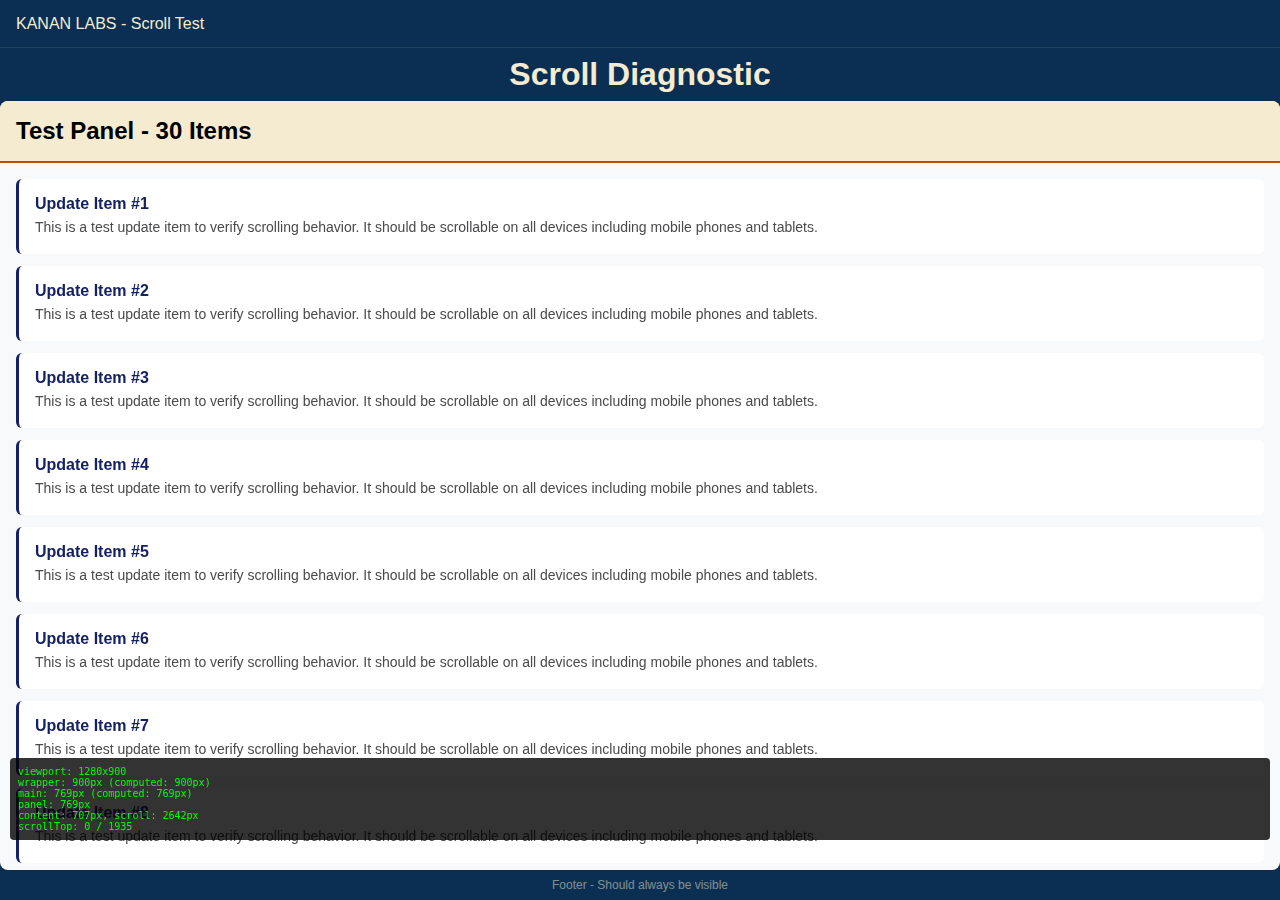
<file: scroll-test.html>
<!DOCTYPE html>
<html lang="en">
<head>
    <meta charset="UTF-8">
    <meta name="viewport" content="width=device-width, initial-scale=1.0">
    <title>Scroll Test - Diagnostic</title>
    <style>
        * {
            margin: 0;
            padding: 0;
            box-sizing: border-box;
        }

        html, body {
            height: 100%;
            height: 100dvh;
            overflow: hidden;
            font-family: -apple-system, BlinkMacSystemFont, sans-serif;
        }

        .page-wrapper {
            display: flex;
            flex-direction: column;
            height: 100vh;
            height: 100dvh;
            overflow: hidden;
            background: #0a2f52;
        }

        .header {
            flex-shrink: 0;
            height: 48px;
            background: #0a2f52;
            border-bottom: 1px solid rgba(255,255,255,0.1);
            display: flex;
            align-items: center;
            padding: 0 1rem;
            color: #F4EBD0;
        }

        .hero {
            flex-shrink: 0;
            padding: 0.5rem 1rem;
            text-align: center;
            color: #F4EBD0;
            background: #0a2f52;
        }

        .main-container {
            flex: 1 1 0%;
            min-height: 0;
            position: relative;
            padding: 0.5rem;
            overflow: hidden;
        }

        /* Force the viewport height on mobile via JS */
        html, body, .page-wrapper {
            height: calc(var(--vh, 1vh) * 100);
        }

        .panel {
            position: absolute;
            top: 0;
            left: 0;
            right: 0;
            bottom: 0;
            height: 100%;
            max-height: 100%;
            background: #f8f9fa;
            border-radius: 8px;
            display: flex;
            flex-direction: column;
            overflow: hidden;
        }

        .panel-header {
            flex-shrink: 0;
            padding: 1rem;
            background: #F4EBD0;
            border-bottom: 2px solid #B45309;
        }

        .panel-content {
            flex: 1 1 0%;
            min-height: 0;
            overflow-y: auto;
            -webkit-overflow-scrolling: touch;
            padding: 1rem;
            -webkit-transform: translateZ(0);
            transform: translateZ(0);
        }

        .update-item {
            background: white;
            padding: 1rem;
            margin-bottom: 0.75rem;
            border-radius: 6px;
            border-left: 3px solid #142166;
        }

        .update-title {
            font-weight: 600;
            color: #142166;
            margin-bottom: 0.25rem;
        }

        .update-summary {
            font-size: 0.875rem;
            color: #4A4A4C;
            line-height: 1.5;
        }

        .footer {
            flex-shrink: 0;
            padding: 0.5rem;
            text-align: center;
            color: #F4EBD0;
            font-size: 0.75rem;
            opacity: 0.5;
        }

        .debug-info {
            position: fixed;
            bottom: 60px;
            left: 10px;
            right: 10px;
            background: rgba(0,0,0,0.8);
            color: #0f0;
            font-family: monospace;
            font-size: 10px;
            padding: 8px;
            border-radius: 4px;
            z-index: 9999;
        }
    </style>
</head>
<body>
    <div class="page-wrapper">
        <header class="header">
            <span>KANAN LABS - Scroll Test</span>
        </header>

        <section class="hero">
            <h1>Scroll Diagnostic</h1>
        </section>

        <main class="main-container">
            <div class="panel">
                <div class="panel-header">
                    <h2>Test Panel - 30 Items</h2>
                </div>
                <div class="panel-content" id="panelContent">
                    <!-- Items will be generated -->
                </div>
            </div>
        </main>

        <footer class="footer">
            Footer - Should always be visible
        </footer>
    </div>

    <div class="debug-info" id="debug"></div>

    <script>
        // Generate 30 test items
        const content = document.getElementById('panelContent');
        let html = '';
        for (let i = 1; i <= 30; i++) {
            html += `
                <div class="update-item">
                    <div class="update-title">Update Item #${i}</div>
                    <div class="update-summary">This is a test update item to verify scrolling behavior. It should be scrollable on all devices including mobile phones and tablets.</div>
                </div>
            `;
        }
        content.innerHTML = html;

        // Set viewport height CSS variable
        function setViewportHeight() {
            const vh = window.innerHeight * 0.01;
            document.documentElement.style.setProperty('--vh', `${vh}px`);
        }
        setViewportHeight();
        window.addEventListener('resize', setViewportHeight);

        // Debug info
        function updateDebug() {
            const debug = document.getElementById('debug');
            const panel = document.querySelector('.panel-content');
            const main = document.querySelector('.main-container');
            const wrapper = document.querySelector('.page-wrapper');

            debug.innerHTML = `
                viewport: ${window.innerWidth}x${window.innerHeight}<br>
                wrapper: ${wrapper.offsetHeight}px (computed: ${getComputedStyle(wrapper).height})<br>
                main: ${main.offsetHeight}px (computed: ${getComputedStyle(main).height})<br>
                panel: ${document.querySelector('.panel').offsetHeight}px<br>
                content: ${panel.offsetHeight}px, scroll: ${panel.scrollHeight}px<br>
                scrollTop: ${panel.scrollTop} / ${panel.scrollHeight - panel.offsetHeight}
            `;
        }

        updateDebug();
        window.addEventListener('resize', updateDebug);
        document.querySelector('.panel-content').addEventListener('scroll', updateDebug);
    </script>
</body>
</html>
</file>
<file: css/styles-v2.css>
/* ============================================
   FONT DEFINITIONS
   ============================================ */

@font-face {
    font-family: 'Cormorant Garamond';
    src: url('../assets/fonts/CormorantGaramond-Regular.ttf') format('truetype');
    font-weight: 400;
    font-style: normal;
    font-display: swap;
}

@font-face {
    font-family: 'Cormorant Garamond';
    src: url('../assets/fonts/CormorantGaramond-Medium.ttf') format('truetype');
    font-weight: 500;
    font-style: normal;
    font-display: swap;
}

@font-face {
    font-family: 'Cormorant Garamond';
    src: url('../assets/fonts/CormorantGaramond-SemiBold.ttf') format('truetype');
    font-weight: 600;
    font-style: normal;
    font-display: swap;
}

@font-face {
    font-family: 'Telegraf';
    src: url('../assets/fonts/Telegraf-Regular.otf') format('opentype');
    font-weight: 400;
    font-style: normal;
    font-display: swap;
}

/* ============================================
   COLOR PALETTE VARIABLES
   ============================================ */

:root {
    /* Brand colours - sampled from KANAN LABS logo */
    --brand-navy: #0a2f52;
    --brand-cream: #F4EBD0;

    /* Primary text - charcoal, avoiding pure black */
    --text-primary: #1C1C1E;
    --text-secondary: #4A4A4C;
    --text-tertiary: #6B6B6E;

    /* Primary accent - deep navy for interactive elements */
    --accent-primary: #142166;
    --accent-primary-light: rgba(20, 33, 102, 0.1);

    /* Secondary accent - amber for highlights and borders */
    --accent-amber: #B45309;
    --accent-amber-light: rgba(180, 83, 9, 0.15);

    /* Backgrounds - light and neutral */
    --bg-primary: #FFFFFF;
    --bg-secondary: #F8F9FA;
    --bg-tertiary: #F1F3F5;

    /* Page background - navy to match brand */
    --bg-page: #0a2f52;
    --bg-page-bottom: #0a2f52;

    /* Map frame - softened for cohesion on dark bg */
    --frame-border: rgba(244, 235, 208, 0.1);
    --frame-shadow: rgba(0, 0, 0, 0.25);
    --frame-radius: 12px;

    /* Map colors */
    --map-fill: #4A90E2;
    --map-fill-hover: #3A7BC8;
    --map-border: #2C3E50;

    /* Animation timing */
    --transition-duration: 450ms;
    --transition-easing: cubic-bezier(0.22, 1, 0.36, 1);
}

/* Reset and Base Styles */
* {
    margin: 0;
    padding: 0;
    box-sizing: border-box;
}

html, body {
    height: 100%;
    height: 100dvh; /* Dynamic viewport height for mobile browsers */
    height: calc(var(--vh, 1vh) * 100); /* JavaScript-calculated viewport height */
    overflow: hidden;
}

body {
    font-family: 'Inter', -apple-system, BlinkMacSystemFont, sans-serif;
    background: var(--brand-navy);
    color: var(--text-primary);
    line-height: 1.6;
}

/* ============================================
   PAGE WRAPPER - Full viewport container
   ============================================ */

.page-wrapper {
    display: flex;
    flex-direction: column;
    height: 100vh;
    height: 100dvh; /* Dynamic viewport height for mobile browsers */
    height: calc(var(--vh, 1vh) * 100); /* JavaScript-calculated viewport height */
    overflow: hidden;
}

/* ============================================
   LAYER 1: INSTITUTIONAL HEADER (Persistent)
   ============================================ */

.institutional-header {
    background: var(--brand-navy);
    padding: 0 2rem;
    display: flex;
    justify-content: space-between;
    align-items: center;
    flex-shrink: 0;
    z-index: 101;
    height: 48px;
}

.institutional-header > a:first-child {
    display: flex;
    align-items: center;
    height: 100%;
}

.brand-logo {
    height: 46px;
    width: auto;
    display: block;
}

.institutional-nav {
    display: flex;
    gap: 2rem;
}

.institutional-nav a {
    font-family: 'Telegraf', 'Inter', sans-serif;
    font-size: 0.8125rem;
    font-weight: 400;
    color: var(--brand-cream);
    text-decoration: none;
    opacity: 0.7;
    transition: opacity 0.15s ease;
    letter-spacing: 0.01em;
}

.institutional-nav a:hover {
    opacity: 1;
}

/* ============================================
   LAYER 2: PRODUCT HERO (Page-Specific) - Compact
   ============================================ */

.product-hero {
    background: var(--brand-navy);
    padding: 0.375rem 2rem 0.375rem 2rem;
    text-align: center;
    flex-shrink: 0;
    z-index: 100;
}

.product-hero h1 {
    font-family: 'Cormorant Garamond', 'Playfair Display', Georgia, serif;
    font-size: 1.25rem;
    font-weight: 500;
    color: var(--brand-cream);
    margin-bottom: 0.375rem;
    letter-spacing: -0.01em;
}

.product-hero .product-subtitle {
    display: none; /* Hidden - keeping code for potential future use */
}

.product-hero .product-byline {
    display: none; /* Moved to footer */
}

/* Controls: toggle centered, timestamp below */
.product-controls {
    display: flex;
    flex-direction: column;
    align-items: center;
    gap: 0.375rem;
}

.system-status {
    font-family: 'Telegraf', 'Inter', sans-serif;
    font-size: 0.625rem;
    color: var(--brand-cream);
    opacity: 0.5;
    font-weight: 400;
    letter-spacing: 0.01em;
    order: 2; /* Place below toggle */
}

/* Legacy header styles - kept for backwards compatibility */
header {
    background: var(--accent-primary);
    color: var(--bg-primary);
    padding: 1rem 2rem;
    display: flex;
    justify-content: space-between;
    align-items: center;
    box-shadow: 0 2px 20px rgba(20, 33, 102, 0.15);
    position: relative;
    z-index: 100;
    flex-shrink: 0;
}

.header-content h1 {
    font-family: 'Cormorant Garamond', 'Playfair Display', serif;
    font-size: 1.5rem;
    font-weight: 600;
    margin-bottom: 0.125rem;
    letter-spacing: -0.02em;
}

.subtitle {
    font-size: 0.75rem;
    color: rgba(255, 255, 255, 0.7);
    font-weight: 400;
    letter-spacing: 0.01em;
}

/* View Mode Toggle */
.view-toggle {
    display: flex;
    background: rgba(244, 235, 208, 0.15);
    border-radius: 6px;
    padding: 3px;
    position: relative;
    order: 1; /* Place first in flex container */
}

.toggle-option {
    display: flex;
    align-items: center;
    gap: 5px;
    padding: 6px 14px;
    font-size: 0.75rem;
    font-weight: 500;
    color: rgba(244, 235, 208, 0.6);
    background: transparent;
    border: none;
    border-radius: 4px;
    cursor: pointer;
    transition: all 0.15s ease;
    position: relative;
    z-index: 1;
    font-family: 'Telegraf', 'Inter', sans-serif;
}

.toggle-option:hover {
    color: var(--brand-cream);
}

.toggle-option.active {
    color: var(--brand-navy);
}

.toggle-option svg {
    width: 12px;
    height: 12px;
}

.toggle-indicator {
    position: absolute;
    top: 3px;
    left: 3px;
    width: calc(50% - 3px);
    height: calc(100% - 6px);
    background: var(--brand-cream);
    border-radius: 4px;
    transition: transform var(--transition-duration) var(--transition-easing);
    z-index: 0;
}

.view-toggle.all-india-active .toggle-indicator {
    transform: translateX(100%);
}

.view-toggle.all-india-active .toggle-option:first-child {
    color: rgba(244, 235, 208, 0.6);
}

.view-toggle.all-india-active .toggle-option:first-child.active {
    color: rgba(244, 235, 208, 0.6);
}

.view-toggle.all-india-active .toggle-option:last-child {
    color: var(--brand-navy);
}

/* Fix: Ensure non-active toggle in all-india mode is visible */
.view-toggle:not(.all-india-active) .toggle-option:last-child {
    color: rgba(244, 235, 208, 0.6);
}

.view-toggle:not(.all-india-active) .toggle-option:first-child {
    color: var(--brand-navy);
}

/* ============================================
   MAIN CONTAINER & FRAMED LAYOUT
   ============================================ */

.main-container {
    flex: 1;
    display: flex;
    padding: 0.75rem 1rem 0.5rem 1rem;
    gap: 1rem;
    min-height: 0;
    position: relative;
    overflow: hidden;
}

/* ============================================
   MAP FRAME - The framed container for the map
   Animates width only; map itself is never transformed
   ============================================ */

.map-frame {
    flex: 1;
    min-width: 0;
    position: relative;
    background: var(--bg-primary);
    border-radius: var(--frame-radius);
    border: 1px solid var(--frame-border);
    box-shadow: 0 2px 12px var(--frame-shadow);
    overflow: hidden;
    transition:
        flex var(--transition-duration) var(--transition-easing),
        opacity var(--transition-duration) var(--transition-easing);
    will-change: flex, opacity;
}

/* When panel opens, map frame shrinks to make room */
.map-frame.panel-open {
    flex: 0 0 30%;
}

/* When switching to All India view, map frame fades and collapses */
.map-frame.hidden {
    flex: 0 0 0%;
    opacity: 0;
    pointer-events: none;
    transition:
        flex var(--transition-duration) var(--transition-easing),
        opacity var(--transition-duration) var(--transition-easing);
}

/* Map container inside the frame - fills the frame entirely */
.map-container {
    width: 100%;
    height: 100%;
    position: relative;
}

#map {
    width: 100%;
    height: 100%;
    background: var(--bg-secondary);
}

/* Info Icon & Tooltip - positioned within the frame */
.map-info-trigger {
    position: absolute;
    top: 12px;
    right: 12px;
    z-index: 1000;
    width: 28px;
    height: 28px;
    background: var(--bg-primary);
    border: 1px solid var(--bg-tertiary);
    border-radius: 50%;
    display: flex;
    align-items: center;
    justify-content: center;
    cursor: pointer;
    color: var(--text-tertiary);
    font-size: 0.8125rem;
    font-weight: 500;
    font-family: Georgia, serif;
    transition: all 0.15s ease;
    box-shadow: 0 1px 4px rgba(0, 0, 0, 0.08);
}

.map-info-trigger:hover {
    color: var(--accent-primary);
    border-color: var(--accent-primary);
    box-shadow: 0 2px 8px rgba(20, 33, 102, 0.12);
}

.map-info-tooltip {
    position: absolute;
    top: 46px;
    right: 12px;
    z-index: 1000;
    width: 280px;
    background: var(--bg-primary);
    border: 1px solid var(--bg-tertiary);
    border-radius: 8px;
    padding: 14px 16px;
    box-shadow: 0 4px 20px rgba(0, 0, 0, 0.12);
    opacity: 0;
    visibility: hidden;
    transform: translateY(-4px) scale(0.98);
    transform-origin: top right;
    transition: all 0.2s ease;
    pointer-events: none;
}

.map-info-tooltip.visible {
    opacity: 1;
    visibility: visible;
    transform: translateY(0) scale(1);
    pointer-events: auto;
}

.map-info-tooltip p {
    font-size: 0.8125rem;
    color: var(--text-secondary);
    line-height: 1.55;
    margin: 0;
}

/* ============================================
   SIDE PANEL (State View) - Framed style
   ============================================ */

.side-panel {
    width: 0;
    min-width: 0;
    min-height: 0; /* Critical: Allow flex child to shrink */
    height: 100%; /* Explicit height constraint */
    position: relative;
    background: var(--bg-primary);
    border-radius: var(--frame-radius);
    border: 1px solid var(--frame-border);
    box-shadow:
        0 8px 32px var(--frame-shadow),
        0 0 0 1px rgba(255, 255, 255, 0.04) inset;
    z-index: 100;
    display: flex;
    flex-direction: column;
    overflow: hidden;
    opacity: 0;
    /*
     * Panel slides in synchronized with map frame shrinking.
     * Both use the same timing for coordinated animation.
     */
    transition:
        width var(--transition-duration) var(--transition-easing),
        min-width var(--transition-duration) var(--transition-easing),
        opacity var(--transition-duration) var(--transition-easing);
    will-change: width, opacity;
}

.side-panel.open {
    width: 70%;
    min-width: 400px;
    opacity: 1;
    /* Ensure panel can shrink to fit container */
    max-height: 100%;
}

.panel-header {
    background: var(--brand-cream);
    color: var(--brand-navy);
    padding: 1.25rem 1.5rem;
    display: flex;
    justify-content: space-between;
    align-items: center;
    border-bottom: 2px solid var(--accent-amber);
    flex-shrink: 0;
    border-radius: var(--frame-radius) var(--frame-radius) 0 0;
}

.panel-header h2 {
    font-family: 'Cormorant Garamond', 'Playfair Display', serif;
    font-size: 1.375rem;
    font-weight: 600;
    color: var(--brand-navy);
    letter-spacing: -0.01em;
}

.close-btn {
    background: transparent;
    border: none;
    color: var(--brand-navy);
    cursor: pointer;
    padding: 6px;
    border-radius: 6px;
    transition: all 0.15s ease;
    display: flex;
    align-items: center;
    justify-content: center;
}

.close-btn:hover {
    background: rgba(10, 47, 82, 0.1);
}

.panel-content {
    flex: 1;
    overflow-y: auto;
    overflow-x: hidden;
    -webkit-overflow-scrolling: touch;
    padding: 1.5rem;
    background: var(--bg-secondary);
}

/* ============================================
   ALL INDIA PANEL (Full Width View) - Framed
   ============================================ */

.all-india-panel {
    position: absolute;
    top: 0;
    left: 0;
    right: 0;
    bottom: 0;
    background: var(--bg-secondary);
    border-radius: var(--frame-radius);
    border: 1px solid var(--frame-border);
    box-shadow:
        0 8px 32px var(--frame-shadow),
        0 0 0 1px rgba(255, 255, 255, 0.04) inset;
    display: flex;
    flex-direction: column;
    overflow: hidden;
    opacity: 0;
    pointer-events: none;
    z-index: 200;
    transition: opacity var(--transition-duration) var(--transition-easing);
}

.all-india-panel.visible {
    opacity: 1;
    pointer-events: auto;
}

.all-india-header {
    background: var(--bg-primary);
    padding: 1.5rem 2rem;
    border-bottom: 1px solid var(--bg-tertiary);
    border-radius: var(--frame-radius) var(--frame-radius) 0 0;
    flex-shrink: 0;
}

.all-india-header h2 {
    font-family: 'Playfair Display', serif;
    font-size: 1.5rem;
    font-weight: 600;
    color: var(--text-primary);
    margin-bottom: 0.25rem;
}

.all-india-subtitle {
    font-size: 0.8125rem;
    color: var(--text-tertiary);
}

.all-india-content {
    flex: 1;
    overflow-y: auto;
    overflow-x: hidden;
    -webkit-overflow-scrolling: touch;
    padding: 1.5rem 2rem;
}

/* ============================================
   CATEGORY CARDS (Horizontal Rail)
   ============================================ */

.category-rail {
    display: grid;
    grid-template-columns: repeat(4, 1fr);
    gap: 12px;
    margin-bottom: 1.5rem;
}

.category-card-compact {
    background: var(--bg-primary);
    border: 1px solid var(--bg-tertiary);
    border-radius: 10px;
    padding: 14px 16px;
    cursor: pointer;
    transition: all 0.15s ease;
    display: flex;
    align-items: center;
    gap: 12px;
}

.category-card-compact:hover {
    border-color: var(--accent-primary);
    box-shadow: 0 2px 12px rgba(20, 33, 102, 0.08);
}

.category-card-compact.active {
    border-color: var(--accent-primary);
    background: var(--accent-primary-light);
}

.category-card-compact.active .card-expand-hint {
    transform: rotate(180deg);
    color: var(--accent-primary);
}

.category-card-compact.empty {
    opacity: 0.5;
}

.category-card-compact.empty:hover {
    border-color: var(--bg-tertiary);
    box-shadow: none;
}

.card-icon {
    font-size: 1.5rem;
    flex-shrink: 0;
}

.card-info {
    flex: 1;
    min-width: 0;
}

.card-name {
    display: block;
    font-size: 0.8125rem;
    font-weight: 600;
    color: var(--text-primary);
    margin-bottom: 2px;
}

.card-count {
    display: block;
    font-size: 0.6875rem;
    color: var(--text-tertiary);
}

.card-expand-hint {
    color: var(--text-tertiary);
    transition: transform 0.15s ease, color 0.15s ease;
    flex-shrink: 0;
}

/* ============================================
   EXPANDED CATEGORY CONTENT
   ============================================ */

.expanded-content {
    max-height: 0;
    overflow: hidden;
    opacity: 0;
    transition:
        max-height 0.3s ease,
        opacity 0.2s ease;
    display: block;
}

.expanded-content.visible {
    max-height: 5000px;
    overflow: visible;
    opacity: 1;
    display: block;
}

.expanded-header {
    display: flex;
    justify-content: space-between;
    align-items: center;
    padding: 1rem 0;
    border-bottom: 2px solid var(--accent-primary);
    margin-bottom: 1rem;
}

.expanded-header h3 {
    font-size: 1rem;
    font-weight: 600;
    color: var(--text-primary);
    display: flex;
    align-items: center;
    gap: 8px;
}

.collapse-btn {
    background: transparent;
    border: 1px solid var(--bg-tertiary);
    border-radius: 6px;
    padding: 6px;
    cursor: pointer;
    color: var(--text-tertiary);
    transition: all 0.15s ease;
    display: flex;
    align-items: center;
    justify-content: center;
}

.collapse-btn:hover {
    border-color: var(--accent-primary);
    color: var(--accent-primary);
}

.updates-list-expanded {
    display: flex;
    flex-direction: column;
    gap: 12px;
}

.no-updates-inline {
    text-align: center;
    padding: 2rem;
    color: var(--text-tertiary);
    font-size: 0.875rem;
}

/* ============================================
   UPDATE ITEMS
   ============================================ */

.update-item {
    background: var(--bg-primary);
    padding: 1rem 1.25rem;
    border-radius: 8px;
    border-left: 3px solid var(--accent-primary);
    transition: all 0.15s ease;
}

.update-item:hover {
    box-shadow: 0 2px 8px rgba(20, 33, 102, 0.08);
    transform: translateX(2px);
}

.update-title {
    font-size: 0.9rem;
    font-weight: 600;
    color: var(--accent-primary);
    text-decoration: none;
    display: block;
    margin-bottom: 6px;
    line-height: 1.4;
}

.update-title:hover {
    color: var(--text-primary);
    text-decoration: underline;
}

.update-summary {
    font-size: 0.8125rem;
    color: var(--text-secondary);
    line-height: 1.6;
    margin-bottom: 6px;
}

.update-date {
    font-size: 0.6875rem;
    color: var(--text-tertiary);
    font-weight: 500;
}

.no-updates {
    text-align: center;
    padding: 3rem 2rem;
    color: var(--text-tertiary);
    font-size: 0.9375rem;
}

/* ============================================
   PAGINATION CONTROLS
   ============================================ */

.pagination-controls {
    display: flex;
    align-items: center;
    justify-content: center;
    gap: 1rem;
    margin-top: 1.5rem;
    padding-top: 1.5rem;
    padding-bottom: 0.5rem;
    border-top: 1px solid var(--bg-tertiary);
    width: 100%;
    position: relative;
    z-index: 1;
}

.pagination-btn {
    background: var(--bg-primary);
    border: 1.5px solid #0a2f52;
    border-radius: 6px;
    padding: 0.5rem 1rem;
    font-size: 0.8125rem;
    font-weight: 500;
    color: #0a2f52;
    cursor: pointer;
    transition: all 0.15s ease;
    font-family: 'Inter', -apple-system, BlinkMacSystemFont, sans-serif;
    min-width: 80px;
    display: inline-flex;
    align-items: center;
    justify-content: center;
    -webkit-tap-highlight-color: rgba(10, 47, 82, 0.1);
    touch-action: manipulation;
}

.pagination-btn:hover:not(:disabled) {
    background: #0a2f52;
    color: var(--bg-primary);
    transform: translateY(-1px);
    box-shadow: 0 2px 8px rgba(10, 47, 82, 0.2);
}

.pagination-btn:active:not(:disabled) {
    transform: translateY(0);
    box-shadow: 0 1px 4px rgba(10, 47, 82, 0.15);
}

.pagination-btn:disabled {
    opacity: 0.4;
    cursor: not-allowed;
    border-color: var(--bg-tertiary);
    color: var(--text-tertiary);
    background: var(--bg-secondary);
}

.pagination-info {
    font-size: 0.8125rem;
    font-weight: 500;
    color: var(--text-secondary);
    font-family: 'Inter', -apple-system, BlinkMacSystemFont, sans-serif;
    min-width: 100px;
    text-align: center;
}

/* Mobile responsive pagination */
@media (max-width: 768px) {
    .expanded-content {
        display: block !important;
        transition: opacity 0.2s ease !important;
    }

    .expanded-content.visible {
        max-height: none !important;
        overflow: visible !important;
        display: block !important;
        height: auto !important;
        opacity: 1 !important;
    }

    .pagination-controls {
        flex-wrap: wrap;
        gap: 0.75rem;
        margin-top: 1.25rem;
        padding-top: 1.25rem;
        padding-bottom: 1rem;
        display: flex !important;
        visibility: visible !important;
        opacity: 1 !important;
        position: relative !important;
        width: 100% !important;
        box-sizing: border-box !important;
        z-index: 10 !important;
    }

    .pagination-btn {
        flex: 1;
        min-width: 0;
        padding: 0.625rem 0.875rem;
        font-size: 0.75rem;
        display: inline-flex !important;
        visibility: visible !important;
        opacity: 1 !important;
        position: relative !important;
    }

    .pagination-info {
        flex-basis: 100%;
        min-width: 0;
        font-size: 0.75rem;
        order: -1;
        margin-bottom: 0.25rem;
        display: block !important;
        visibility: visible !important;
        opacity: 1 !important;
        position: relative !important;
    }
}

@media (max-width: 480px) {
    .pagination-controls {
        gap: 0.5rem;
        margin-top: 1rem;
        padding-top: 1rem;
    }

    .pagination-btn {
        padding: 0.5rem 0.75rem;
        font-size: 0.6875rem;
        min-width: 70px;
    }

    .pagination-info {
        font-size: 0.6875rem;
        margin-bottom: 0.5rem;
    }
}

/* ============================================
   LEAFLET OVERRIDES & TOOLTIPS
   ============================================ */

/* Remove focus outline from map SVG paths (the blue box on click) */
.leaflet-interactive:focus {
    outline: none;
}

.leaflet-container svg path:focus {
    outline: none;
}

.leaflet-tooltip.state-tooltip {
    background: var(--bg-primary);
    color: var(--text-primary);
    border: 1px solid var(--accent-amber);
    border-radius: 4px;
    padding: 6px 10px;
    font-family: 'Inter', -apple-system, BlinkMacSystemFont, sans-serif;
    font-size: 0.8125rem;
    font-weight: 500;
    box-shadow: 0 2px 8px rgba(20, 33, 102, 0.12);
    white-space: nowrap;
    transition: opacity 0.1s ease;
    line-height: 1.4;
}

.leaflet-tooltip.state-tooltip::before {
    border-top-color: var(--accent-amber);
}

.state-tooltip .tooltip-content {
    display: flex;
    flex-direction: column;
    gap: 1px;
}

.state-tooltip .state-name {
    font-weight: 600;
    color: var(--text-primary);
    font-size: 0.8125rem;
}

.state-tooltip .update-indicator {
    font-size: 0.6875rem;
    color: var(--text-tertiary);
    font-weight: 400;
}

.state-tooltip .update-indicator .count {
    color: var(--accent-amber);
    font-weight: 600;
}

.state-tooltip .update-indicator.no-updates {
    color: var(--text-tertiary);
    opacity: 0.6;
    font-size: 0.75rem;
}

/* ============================================
   LOADING & UTILITY STATES
   ============================================ */

.loading {
    text-align: center;
    padding: 3rem 2rem;
    color: var(--text-tertiary);
}

.loading::after {
    content: '';
    display: inline-block;
    width: 18px;
    height: 18px;
    border: 2px solid var(--bg-tertiary);
    border-top-color: var(--accent-primary);
    border-radius: 50%;
    animation: spin 0.8s linear infinite;
    margin-left: 8px;
    vertical-align: middle;
}

@keyframes spin {
    to { transform: rotate(360deg); }
}

/* ============================================
   SCROLLBAR STYLING
   ============================================ */

.panel-content::-webkit-scrollbar,
.all-india-content::-webkit-scrollbar {
    width: 6px;
}

.panel-content::-webkit-scrollbar-track,
.all-india-content::-webkit-scrollbar-track {
    background: transparent;
}

.panel-content::-webkit-scrollbar-thumb,
.all-india-content::-webkit-scrollbar-thumb {
    background: var(--text-tertiary);
    border-radius: 3px;
}

.panel-content::-webkit-scrollbar-thumb:hover,
.all-india-content::-webkit-scrollbar-thumb:hover {
    background: var(--text-secondary);
}

/* ============================================
   FOOTER
   ============================================ */

.site-footer {
    background: transparent;
    padding: 0.5rem 2rem;
    text-align: center;
    flex-shrink: 0;
}

.footer-brand {
    font-family: 'Cormorant Garamond', 'Playfair Display', Georgia, serif;
    font-size: 0.75rem;
    font-weight: 500;
    color: var(--brand-cream);
    opacity: 0.6;
    margin-bottom: 0.125rem;
    letter-spacing: 0.02em;
}

.footer-byline {
    font-family: 'Telegraf', 'Inter', sans-serif;
    font-size: 0.5625rem;
    font-style: italic;
    color: var(--brand-cream);
    opacity: 0.4;
    margin-bottom: 0.25rem;
}

.footer-attribution {
    font-family: 'Telegraf', 'Inter', sans-serif;
    font-size: 0.6875rem;
    color: var(--brand-cream);
    opacity: 0.4;
    margin-bottom: 0.25rem;
}

.footer-links {
    font-family: 'Telegraf', 'Inter', sans-serif;
    font-size: 0.5625rem;
    color: var(--brand-cream);
    opacity: 0.35;
    margin-bottom: 0.25rem;
}

.footer-links a {
    color: var(--brand-cream);
    text-decoration: none;
    transition: opacity 0.15s ease;
}

.footer-links a:hover {
    opacity: 0.8;
}

.footer-links .separator {
    margin: 0 0.375rem;
    opacity: 0.3;
}

.footer-description {
    display: none; /* Hidden in compact layout */
}

/* ============================================
   RESPONSIVE DESIGN
   ============================================ */

@media (max-width: 1200px) {
    .category-rail {
        grid-template-columns: repeat(2, 1fr);
    }

    .map-frame.panel-open {
        flex: 0 0 25%;
    }

    .side-panel.open {
        width: 75%;
        min-width: 350px;
    }
}

@media (max-width: 768px) {
    /* Institutional header - mobile */
    .institutional-header {
        padding: 0 0.75rem;
        height: 40px;
    }

    .brand-logo {
        height: 38px;
    }

    .institutional-nav {
        gap: 1rem;
    }

    .institutional-nav a {
        font-size: 0.75rem;
    }

    /* Product hero - mobile */
    .product-hero {
        padding: 0.25rem 1rem 0.25rem 1rem;
    }

    .product-hero h1 {
        font-size: 1rem;
        margin-bottom: 0.25rem;
    }

    .product-controls {
        gap: 0.25rem;
    }

    .system-status {
        font-size: 0.5625rem;
    }

    /* Legacy header - mobile */
    header {
        flex-direction: column;
        gap: 0.75rem;
        padding: 0.875rem 1.25rem;
        text-align: center;
    }

    .header-content h1 {
        font-size: 1.25rem;
    }

    .view-toggle {
        width: auto;
    }

    .toggle-option {
        padding: 5px 10px;
        font-size: 0.6875rem;
    }

    .main-container {
        padding: 0.5rem;
        gap: 0.5rem;
        min-height: 0;
    }

    .map-frame.panel-open {
        flex: 0 0 0%;
        opacity: 0;
        pointer-events: none;
    }

    .side-panel.open {
        width: 100%;
        min-width: 0;
    }

    .category-rail {
        grid-template-columns: 1fr;
    }

    .all-india-panel {
        top: 0;
        left: 0;
        right: 0;
        bottom: 0;
        height: 100%;
        max-height: 100%;
    }

    .all-india-header {
        padding: 1.25rem;
        flex-shrink: 0;
    }

    .all-india-content {
        padding: 1.25rem;
        flex: 1 1 0%;
        min-height: 0;
        max-height: none; /* Remove any max-height constraint */
        overflow-y: auto;
        overflow-x: hidden;
        -webkit-overflow-scrolling: touch;
        -webkit-transform: translateZ(0);
        transform: translateZ(0);
    }

    .panel-content {
        padding: 1rem 1.25rem;
        flex: 1 1 0%;
        min-height: 0;
        max-height: none; /* Remove any max-height constraint */
        overflow-y: auto;
        overflow-x: hidden;
        -webkit-overflow-scrolling: touch;
        -webkit-transform: translateZ(0);
        transform: translateZ(0);
    }

    /* Ensure expanded content and pagination are fully visible on mobile */
    .expanded-content {
        display: block !important;
    }

    .expanded-content.visible {
        max-height: none !important;
        overflow: visible !important;
        padding-bottom: 1.5rem;
        min-height: auto !important;
        height: auto !important;
        display: block !important;
    }

    .pagination-controls {
        position: relative !important;
        z-index: 10 !important;
        margin-bottom: 0.5rem;
        margin-top: 1.5rem !important;
        width: 100% !important;
        box-sizing: border-box !important;
        display: flex !important;
        visibility: visible !important;
        opacity: 1 !important;
    }

    .pagination-btn {
        display: inline-flex !important;
        visibility: visible !important;
        opacity: 1 !important;
    }

    .pagination-info {
        display: block !important;
        visibility: visible !important;
        opacity: 1 !important;
    }

    .side-panel {
        height: 100%;
        max-height: 100%;
    }

    .side-panel.open {
        height: 100%;
        max-height: 100%;
    }

    .site-footer {
        padding: 0.375rem 0.75rem;
    }

    .footer-byline {
        font-size: 0.5rem;
    }

    .footer-links {
        font-size: 0.5rem;
    }

    .map-info-tooltip {
        width: 200px;
        right: 8px;
    }

    :root {
        --frame-radius: 8px;
    }
}

/* Mobile phones - hide nav (links available in footer) */
@media (max-width: 480px) {
    .institutional-header {
        padding: 0 0.5rem;
        height: 36px;
        justify-content: center;
    }

    .brand-logo {
        height: 34px;
    }

    .institutional-nav {
        display: none;
    }

    .product-hero {
        padding: 0.25rem 0.75rem 0.125rem 0.75rem;
    }

    .product-hero h1 {
        font-size: 0.875rem;
        margin-bottom: 0.125rem;
    }

    .toggle-option {
        padding: 4px 8px;
        font-size: 0.625rem;
        gap: 3px;
    }

    .toggle-option svg {
        width: 10px;
        height: 10px;
    }

    .system-status {
        font-size: 0.5rem;
    }

    .main-container {
        padding: 0.375rem;
        min-height: 0;
        /* Force explicit height for mobile */
        flex: 1 1 0%;
    }

    .all-india-content,
    .panel-content {
        flex: 1 1 0%;
        min-height: 0;
        max-height: none;
        overflow-y: auto;
        -webkit-overflow-scrolling: touch;
        -webkit-transform: translateZ(0);
        transform: translateZ(0);
    }

    .footer-byline {
        font-size: 0.4375rem;
    }

    .footer-links {
        font-size: 0.4375rem;
    }

    .footer-links .separator {
        margin: 0 0.25rem;
    }
}

/* ============================================
   MOBILE LANDSCAPE ORIENTATION FIXES
   ============================================ */

@media (max-width: 768px) and (orientation: landscape) {
    /* Reduce header heights to maximize content space */
    .institutional-header {
        padding: 0 0.5rem;
        height: 32px;
    }

    .brand-logo {
        height: 30px;
    }

    .product-hero {
        padding: 0.125rem 0.75rem;
    }

    .product-hero h1 {
        font-size: 0.875rem;
        margin-bottom: 0.125rem;
    }

    .system-status {
        font-size: 0.5rem;
    }

    .toggle-option {
        padding: 3px 6px;
        font-size: 0.625rem;
    }

    /* Optimize main container for landscape */
    .main-container {
        padding: 0.25rem;
        gap: 0.25rem;
        min-height: 0;
    }

    /* Reduce padding in content areas */
    .panel-content {
        padding: 0.75rem 1rem;
    }

    .all-india-content {
        padding: 0.75rem 1rem;
    }

    .all-india-header {
        padding: 0.75rem 1rem;
    }

    .panel-header {
        padding: 0.75rem 1rem;
    }

    /* Reduce category card padding */
    .category-card-compact {
        padding: 10px 12px;
    }

    .card-icon {
        font-size: 1.25rem;
    }

    .card-name {
        font-size: 0.75rem;
    }

    .card-count {
        font-size: 0.625rem;
    }

    /* Reduce update item padding */
    .update-item {
        padding: 0.75rem 1rem;
    }

    .update-title {
        font-size: 0.85rem;
    }

    .update-summary {
        font-size: 0.75rem;
    }

    .update-date {
        font-size: 0.625rem;
    }

    /* Reduce expanded header padding */
    .expanded-header {
        padding: 0.75rem 0;
        margin-bottom: 0.75rem;
    }

    .expanded-header h3 {
        font-size: 0.9375rem;
    }

    /* Optimize pagination for landscape */
    .pagination-controls {
        margin-top: 1rem;
        padding-top: 1rem;
        padding-bottom: 0.75rem;
        gap: 0.5rem;
    }

    .pagination-btn {
        padding: 0.5rem 0.75rem;
        font-size: 0.6875rem;
        min-width: 65px;
    }

    .pagination-info {
        font-size: 0.6875rem;
        margin-bottom: 0.375rem;
    }

    /* Reduce footer size */
    .site-footer {
        padding: 0.25rem 0.5rem;
    }

    .footer-byline {
        font-size: 0.4375rem;
        margin-bottom: 0.125rem;
    }

    .footer-links {
        font-size: 0.4375rem;
        margin-bottom: 0.125rem;
    }
}
</file>
